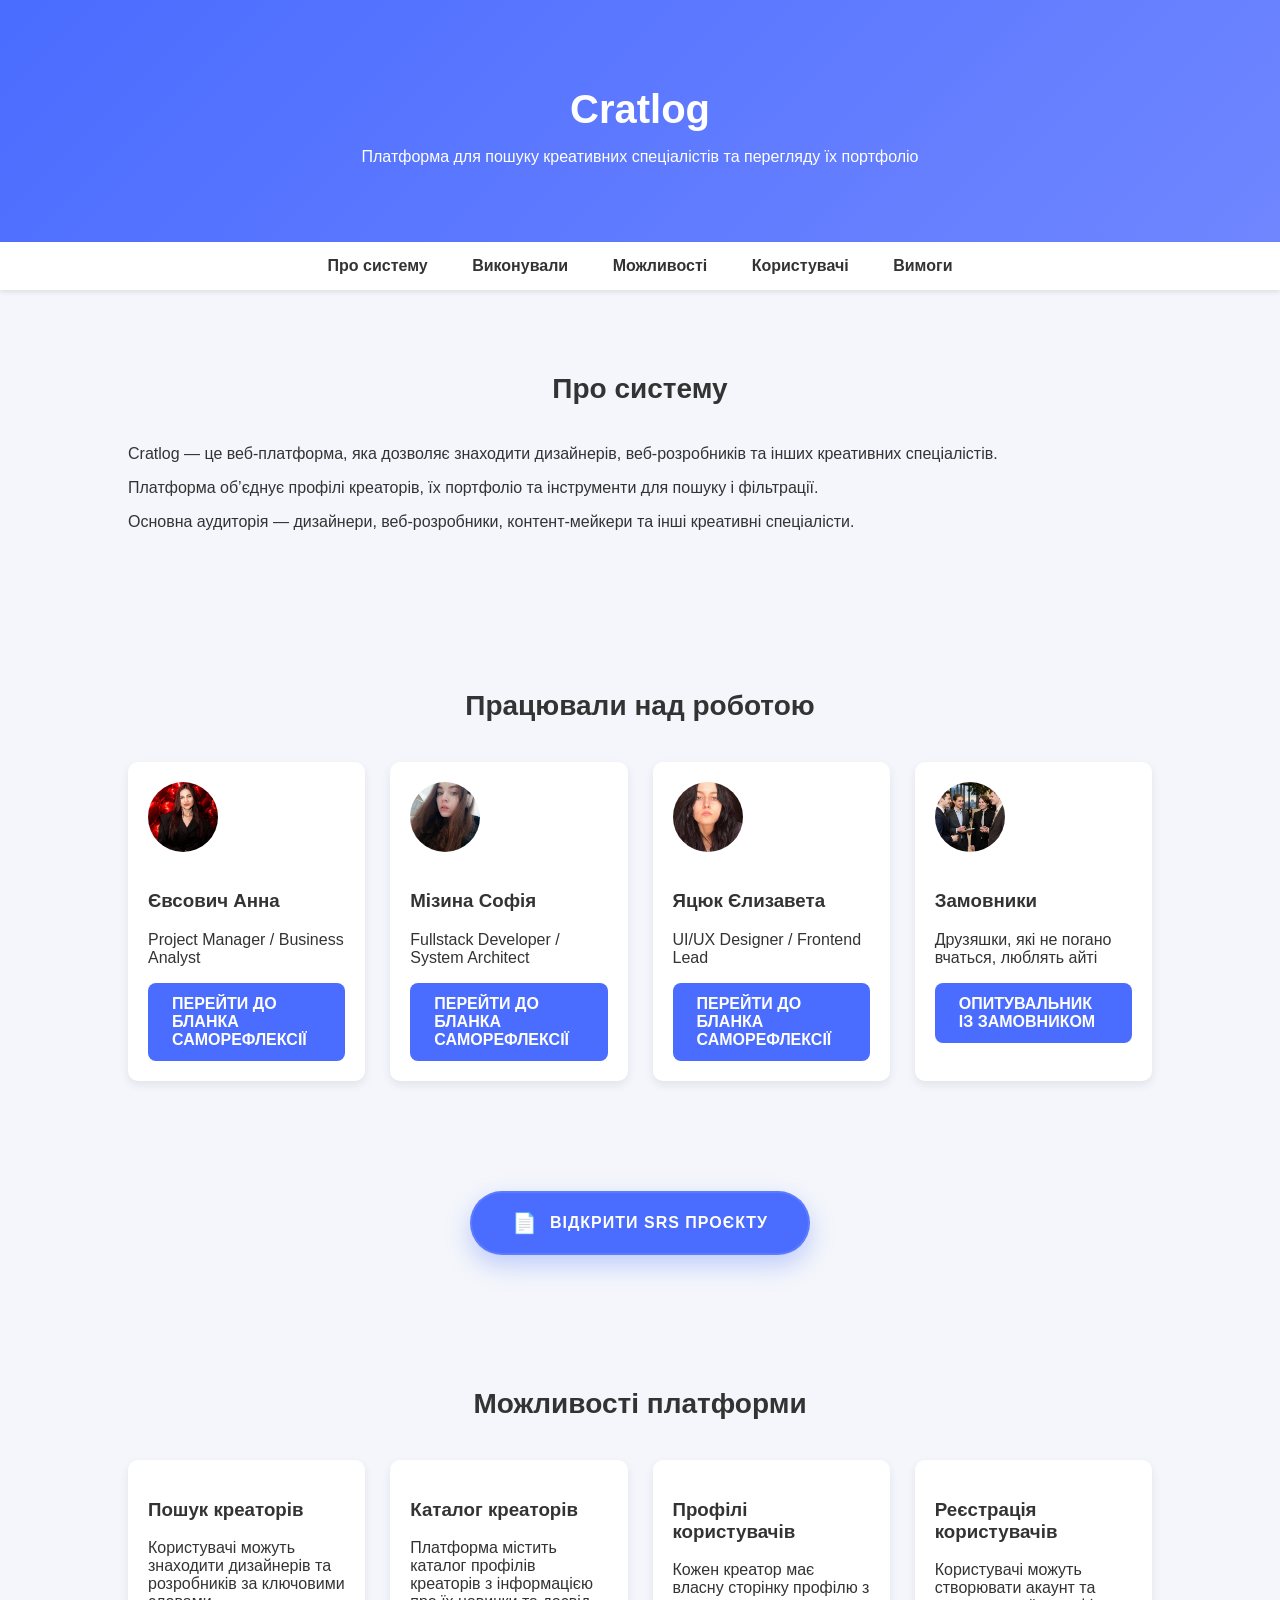
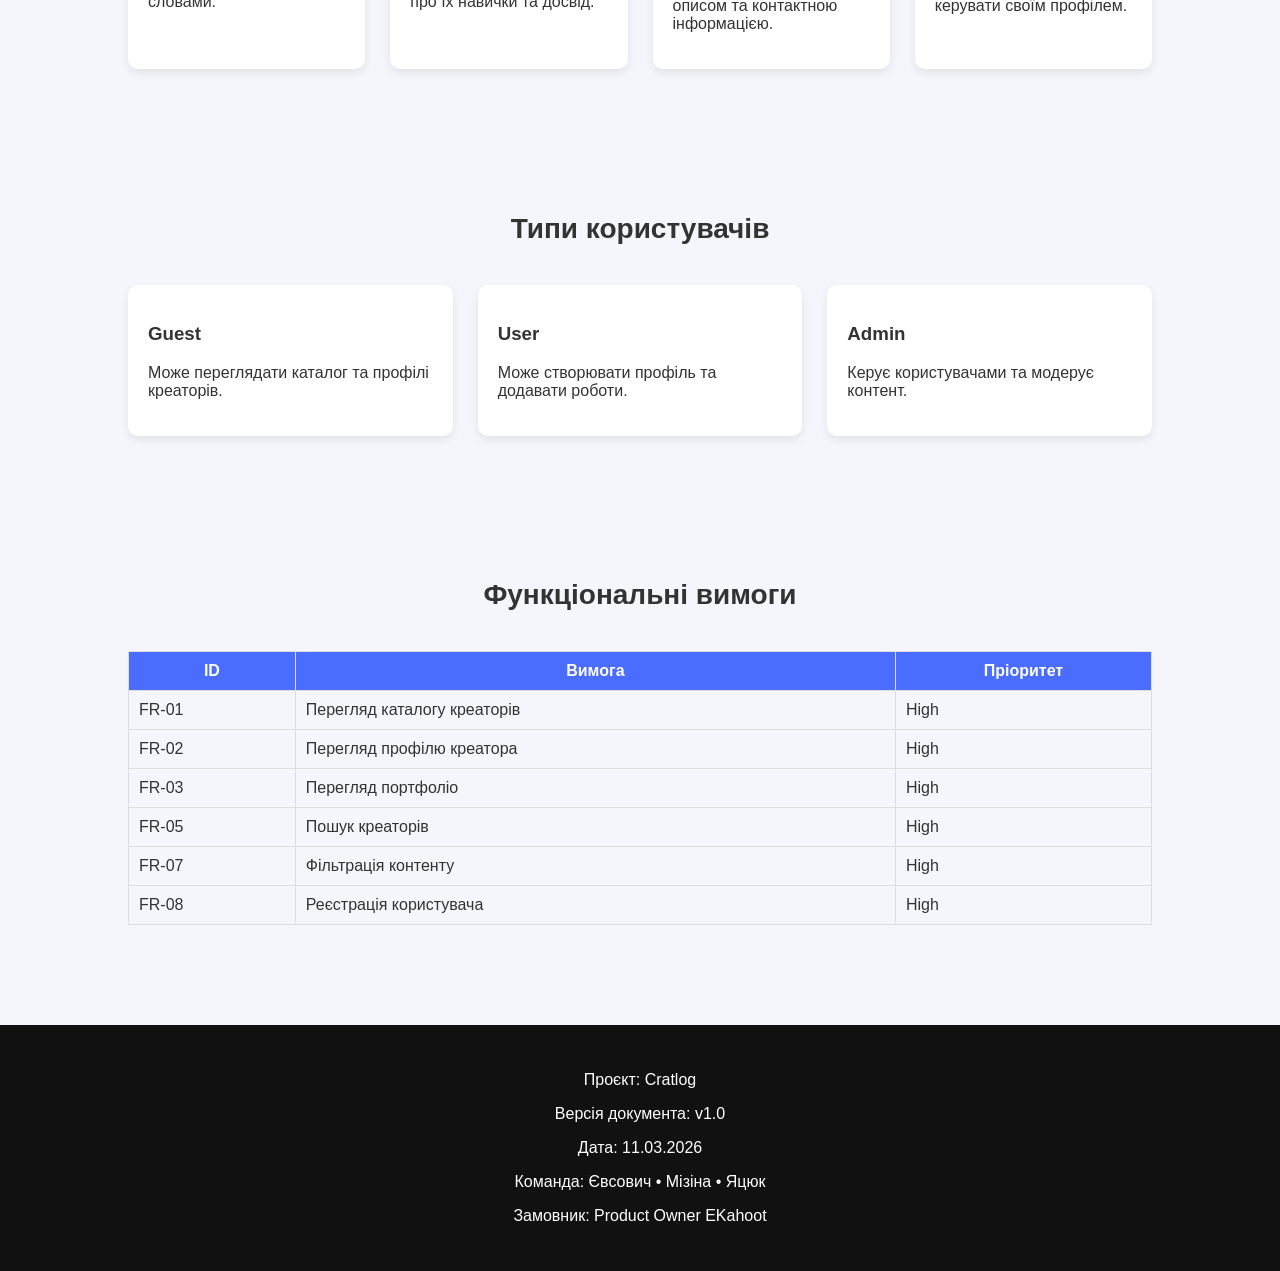
<file: PZ1/index.html>
<!DOCTYPE html>
<html lang="uk">
<head>
<meta charset="UTF-8">
<title>Cratlog Platform</title>
<link rel="stylesheet" href="style.css">
</head>

<body>

<header>
<h1>Cratlog</h1>
<p>Платформа для пошуку креативних спеціалістів та перегляду їх портфоліо</p>
</header>

<nav>
<a href="#about">Про систему</a>
<a href="#creators">Виконували</a>
<a href="#features">Можливості</a>
<a href="#actors">Користувачі</a>
<a href="#requirements">Вимоги</a>
</nav>

<section id="about">

<h2>Про систему</h2>

<p>
Cratlog — це веб-платформа, яка дозволяє знаходити дизайнерів,
веб-розробників та інших креативних спеціалістів.
</p>

<p>
Платформа об’єднує профілі креаторів, їх портфоліо та
інструменти для пошуку і фільтрації.
</p>

<p>
Основна аудиторія — дизайнери, веб-розробники,
контент-мейкери та інші креативні спеціалісти.
</p>

</section>


<section id="creators">

<h2>Працювали над роботою</h2>

<div class="grid">

<div class="card">
<img class="avatar" src="img/1.jpg" alt="Анна">
<h3>Євсович Анна</h3>
<p>Project Manager / Business Analyst</p>
<a href="YevsovychBlank.html" class="btn-reflect">
    ПЕРЕЙТИ ДО БЛАНКА САМОРЕФЛЕКСІЇ
</a>
</div>

<div class="card">
<img class="avatar" src="img/3.jpg" alt="Софія">
<h3>Мізина Софія</h3>
<p>Fullstack Developer / System Architect</p>
<a href="MizinaBlank.html" class="btn-reflect">
    ПЕРЕЙТИ ДО БЛАНКА САМОРЕФЛЕКСІЇ
</a>
</div>

<div class="card">
<img class="avatar" src="img/2.jpg" alt="Єлизавета">
<h3>Яцюк Єлизавета</h3>
<p>UI/UX Designer / Frontend Lead</p>
<a href="YatsiukBlank.html" class="btn-reflect">
    ПЕРЕЙТИ ДО БЛАНКА САМОРЕФЛЕКСІЇ
</a>
</div>

<div class="card">
<img class="avatar" src="img/4.jpg" alt="Замовники">
<h3>Замовники</h3>
<p>Друзяшки, які не погано вчаться, люблять айті</p>
<a href="interview.html" class="btn-reflect">
    ОПИТУВАЛЬНИК ІЗ ЗАМОВНИКОМ
</a>
</div>

</section>


<div class="srs-section">
    <a href="srs.html" class="btn-srs">
        <span class="icon">📄</span> ВІДКРИТИ SRS ПРОЄКТУ
    </a>
</div>


<section id="features">

<h2>Можливості платформи</h2>

<div class="grid">

<div class="card">
<h3>Пошук креаторів</h3>
<p>
Користувачі можуть знаходити дизайнерів та розробників
за ключовими словами.
</p>
</div>

<div class="card">
<h3>Каталог креаторів</h3>
<p>
Платформа містить каталог профілів креаторів
з інформацією про їх навички та досвід.
</p>
</div>

<div class="card">
<h3>Профілі користувачів</h3>
<p>
Кожен креатор має власну сторінку профілю
з описом та контактною інформацією.
</p>
</div>

<div class="card">
<h3>Реєстрація користувачів</h3>
<p>
Користувачі можуть створювати акаунт
та керувати своїм профілем.
</p>
</div>

</div>

</section>

<section id="actors">

<h2>Типи користувачів</h2>

<div class="grid">

<div class="card">
<h3>Guest</h3>
<p>Може переглядати каталог та профілі креаторів.</p>
</div>

<div class="card">
<h3>User</h3>
<p>Може створювати профіль та додавати роботи.</p>
</div>

<div class="card">
<h3>Admin</h3>
<p>Керує користувачами та модерує контент.</p>
</div>

</div>

</section>


<section id="requirements">

<h2>Функціональні вимоги</h2>

<table>

<tr>
<th>ID</th>
<th>Вимога</th>
<th>Пріоритет</th>
</tr>

<tr>
<td>FR-01</td>
<td>Перегляд каталогу креаторів</td>
<td>High</td>
</tr>

<tr>
<td>FR-02</td>
<td>Перегляд профілю креатора</td>
<td>High</td>
</tr>

<tr>
<td>FR-03</td>
<td>Перегляд портфоліо</td>
<td>High</td>
</tr>

<tr>
<td>FR-05</td>
<td>Пошук креаторів</td>
<td>High</td>
</tr>

<tr>
<td>FR-07</td>
<td>Фільтрація контенту</td>
<td>High</td>
</tr>

<tr>
<td>FR-08</td>
<td>Реєстрація користувача</td>
<td>High</td>
</tr>

</table>

</section>


<footer>

<p>Проєкт: Cratlog</p>
<p>Версія документа: v1.0</p>
<p>Дата: 11.03.2026</p>
<p>Команда: Євсович • Мізіна • Яцюк</p>
<p>Замовник: Product Owner EKahoot</p>

</footer>

</body>
</html>
</file>
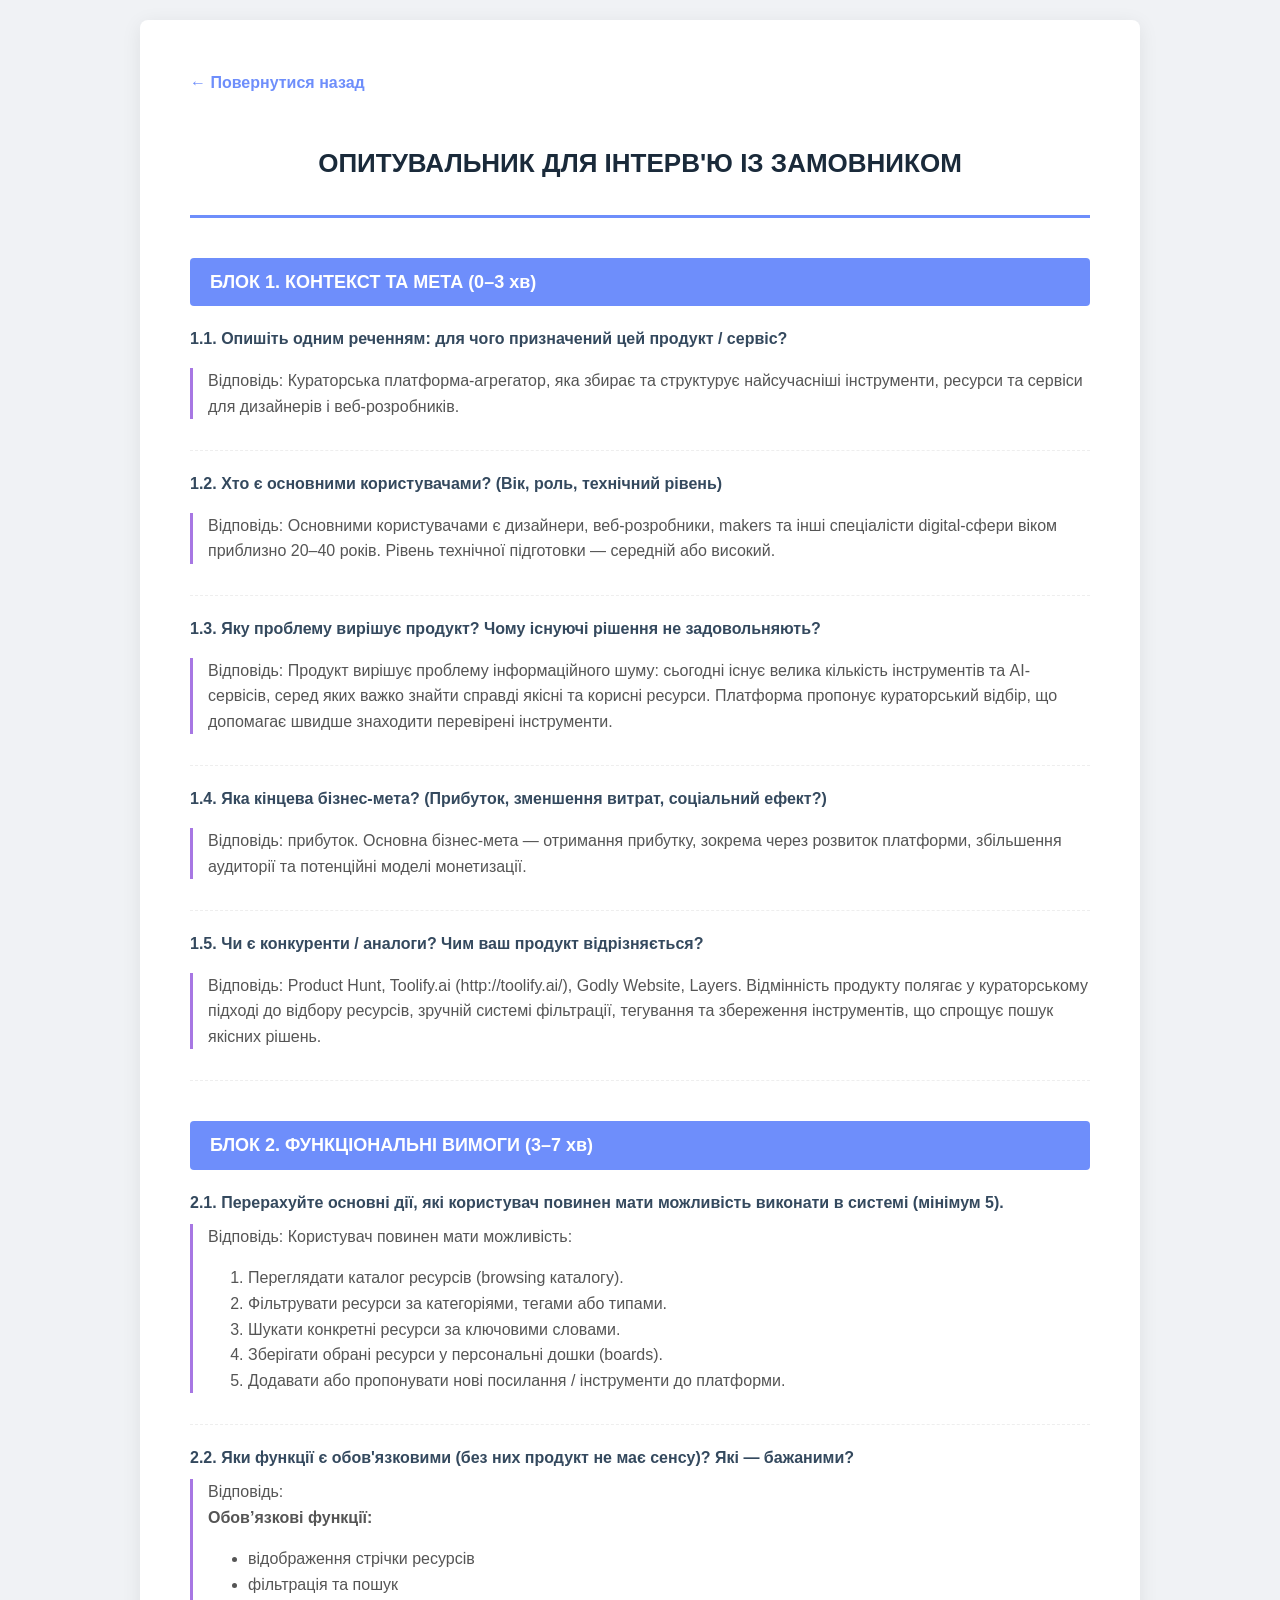
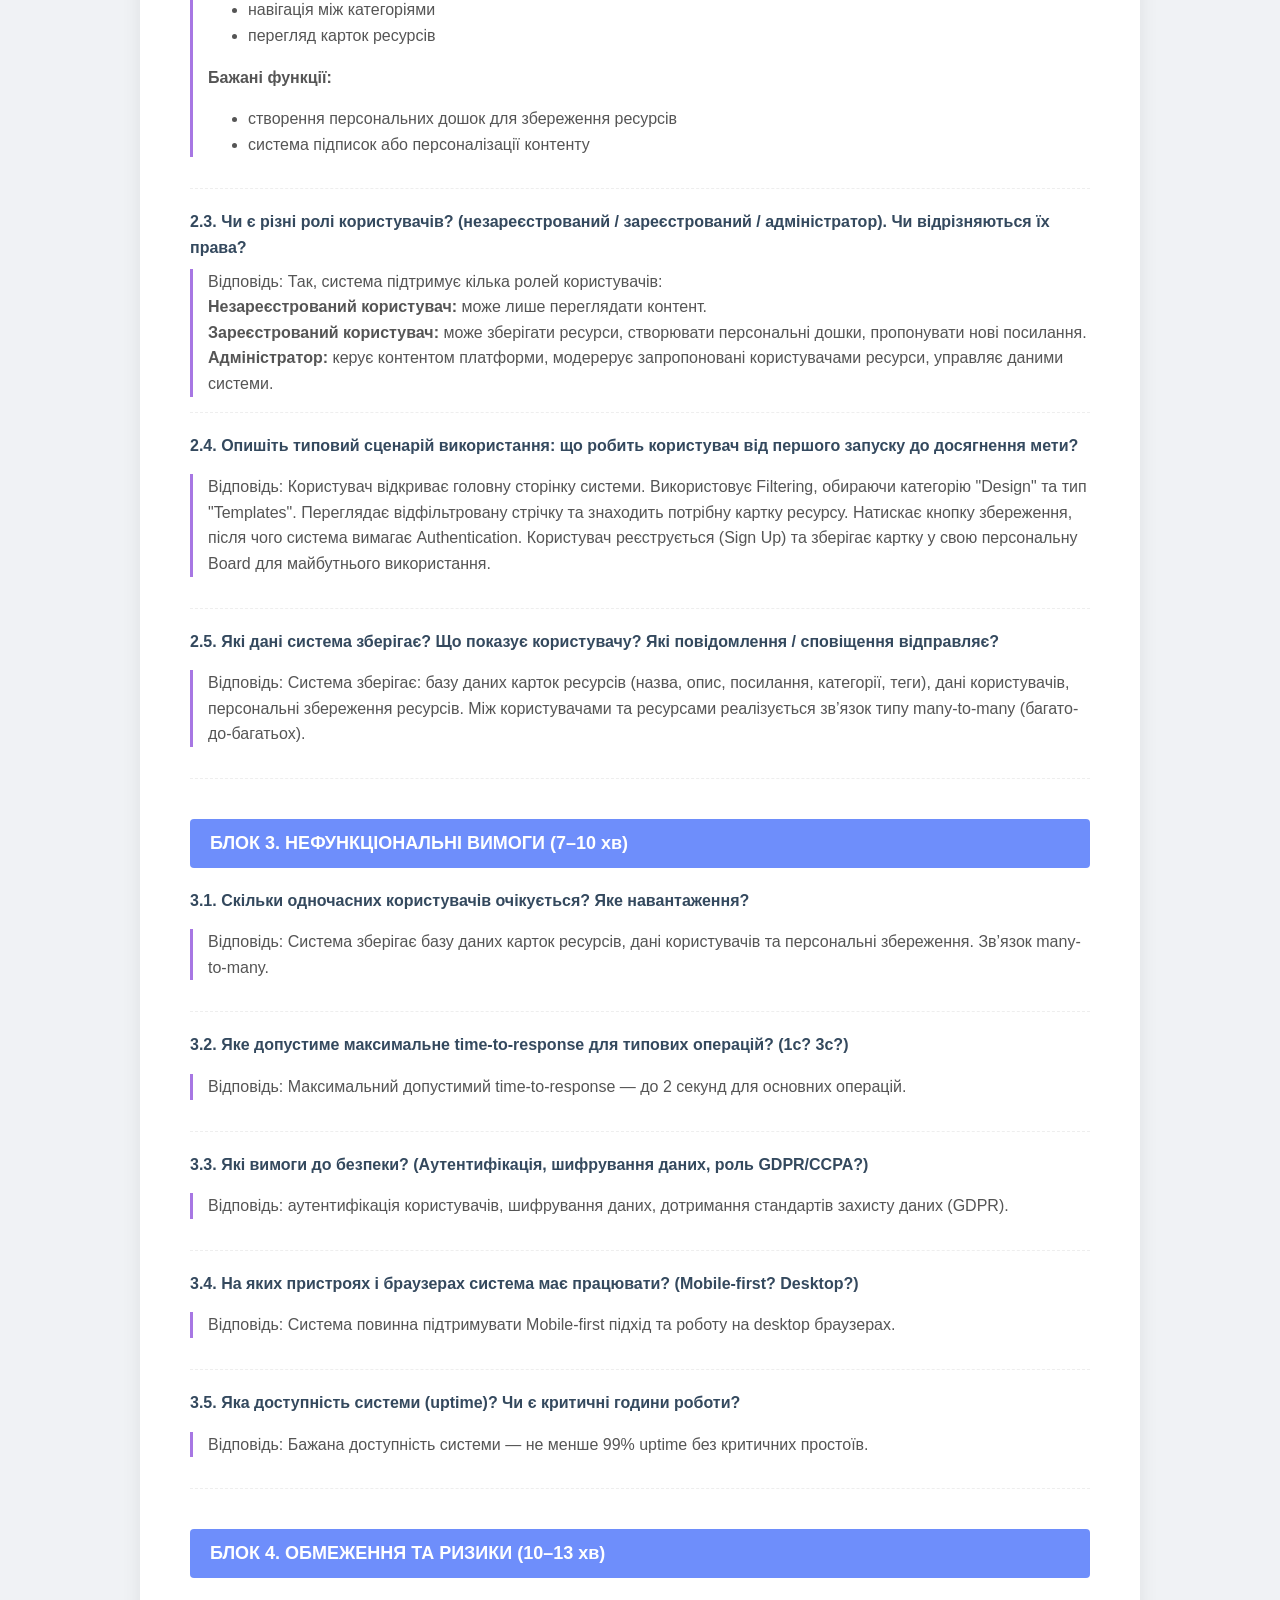
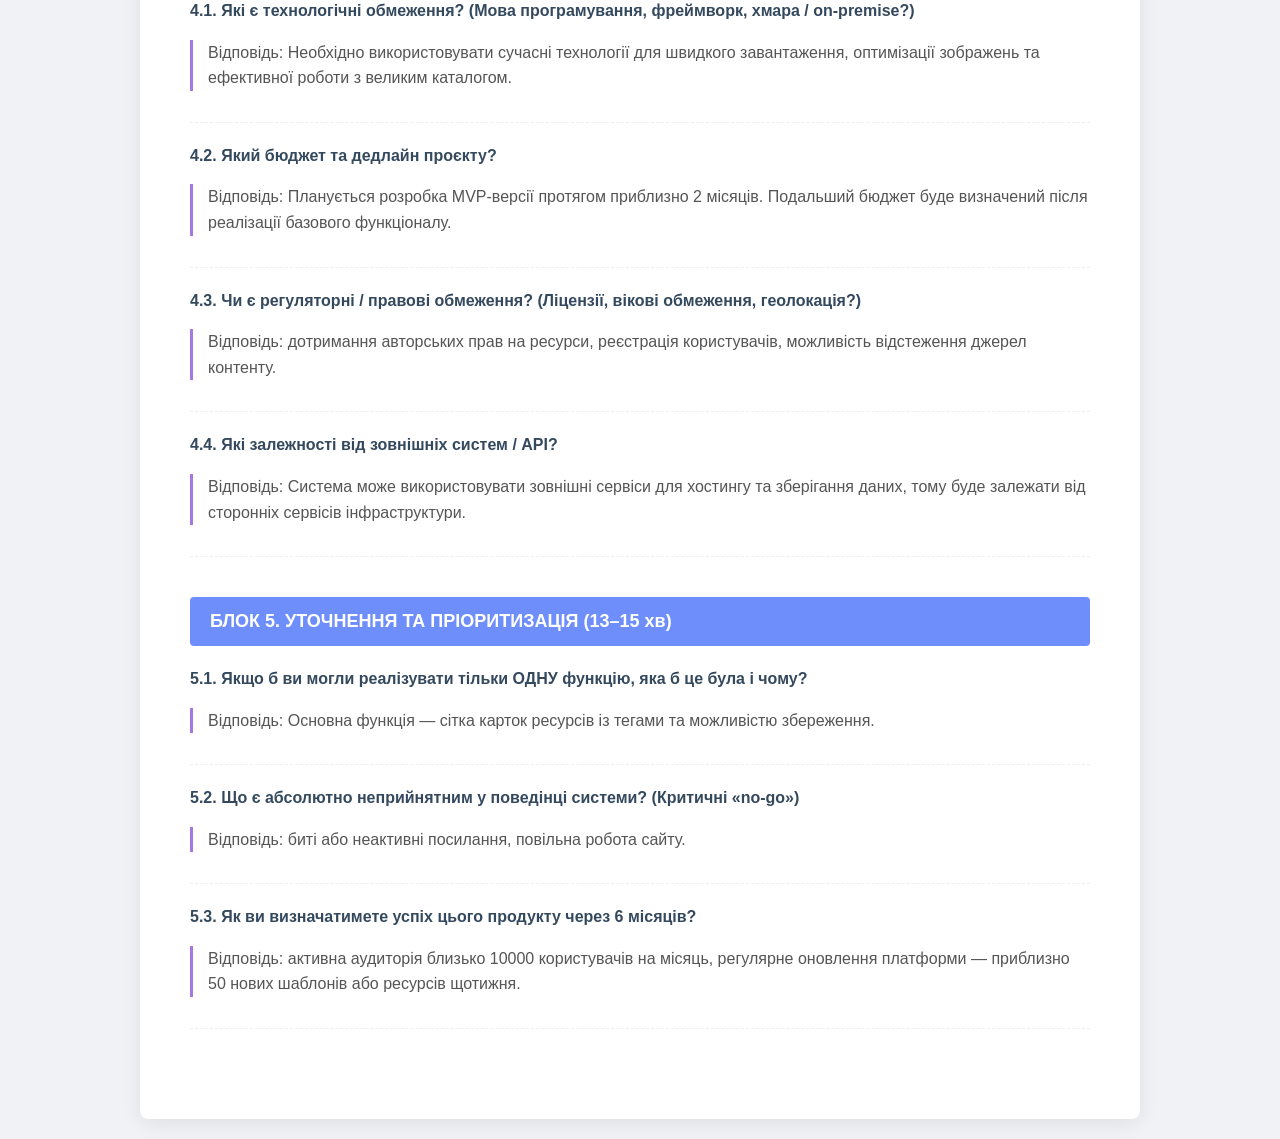
<file: interview.html>
<!DOCTYPE html>
<html lang="uk">
<head>
    <meta charset="UTF-8">
    <title>Опитувальник для інтерв'ю — Cratlog</title>
    <link rel="stylesheet" href="interview.css">
</head>
<body>

<div class="interview-container">
    <a href="index.html" class="back-link">← Повернутися назад</a>

    <header class="header">
        <h1>ОПИТУВАЛЬНИК ДЛЯ ІНТЕРВ'Ю ІЗ ЗАМОВНИКОМ</h1>
    </header>

    <div class="block">
        <h2 class="block-title">БЛОК 1. КОНТЕКСТ ТА МЕТА (0–3 хв)</h2>
        
        <div class="qa-item">
            <p class="question">1.1. Опишіть одним реченням: для чого призначений цей продукт / сервіс?</p>
            <p class="answer">Відповідь: Кураторська платформа-агрегатор, яка збирає та структурує найсучасніші інструменти, ресурси та сервіси для дизайнерів і веб-розробників.</p>
        </div>

        <div class="qa-item">
            <p class="question">1.2. Хто є основними користувачами? (Вік, роль, технічний рівень)</p>
            <p class="answer">Відповідь: Основними користувачами є дизайнери, веб-розробники, makers та інші спеціалісти digital-сфери віком приблизно 20–40 років. Рівень технічної підготовки — середній або високий.</p>
        </div>

        <div class="qa-item">
            <p class="question">1.3. Яку проблему вирішує продукт? Чому існуючі рішення не задовольняють?</p>
            <p class="answer">Відповідь: Продукт вирішує проблему інформаційного шуму: сьогодні існує велика кількість інструментів та AI-сервісів, серед яких важко знайти справді якісні та корисні ресурси. Платформа пропонує кураторський відбір, що допомагає швидше знаходити перевірені інструменти.</p>
        </div>

        <div class="qa-item">
            <p class="question">1.4. Яка кінцева бізнес-мета? (Прибуток, зменшення витрат, соціальний ефект?)</p>
            <p class="answer">Відповідь: прибуток. Основна бізнес-мета — отримання прибутку, зокрема через розвиток платформи, збільшення аудиторії та потенційні моделі монетизації.</p>
        </div>

        <div class="qa-item">
            <p class="question">1.5. Чи є конкуренти / аналоги? Чим ваш продукт відрізняється?</p>
            <p class="answer">Відповідь: Product Hunt, Toolify.ai (http://toolify.ai/), Godly Website, Layers. Відмінність продукту полягає у кураторському підході до відбору ресурсів, зручній системі фільтрації, тегування та збереження інструментів, що спрощує пошук якісних рішень.</p>
        </div>
    </div>

    <div class="block">
        <h2 class="block-title">БЛОК 2. ФУНКЦІОНАЛЬНІ ВИМОГИ (3–7 хв)</h2>

        <div class="qa-item">
            <p class="question">2.1. Перерахуйте основні дії, які користувач повинен мати можливість виконати в системі (мінімум 5).</p>
            <div class="answer">
                Відповідь: Користувач повинен мати можливість:
                <ol>
                    <li>Переглядати каталог ресурсів (browsing каталогу).</li>
                    <li>Фільтрувати ресурси за категоріями, тегами або типами.</li>
                    <li>Шукати конкретні ресурси за ключовими словами.</li>
                    <li>Зберігати обрані ресурси у персональні дошки (boards).</li>
                    <li>Додавати або пропонувати нові посилання / інструменти до платформи.</li>
                </ol>
            </div>
        </div>

        <div class="qa-item">
            <p class="question">2.2. Яки функції є обов'язковими (без них продукт не має сенсу)? Які — бажаними?</p>
            <div class="answer">
                Відповідь: <br>
                <strong>Обов’язкові функції:</strong>
                <ul>
                    <li>відображення стрічки ресурсів</li>
                    <li>фільтрація та пошук</li>
                    <li>навігація між категоріями</li>
                    <li>перегляд карток ресурсів</li>
                </ul>
                <strong>Бажані функції:</strong>
                <ul>
                    <li>створення персональних дошок для збереження ресурсів</li>
                    <li>система підписок або персоналізації контенту</li>
                </ul>
            </div>
        </div>

        <div class="qa-item">
            <p class="question">2.3. Чи є різні ролі користувачів? (незареєстрований / зареєстрований / адміністратор). Чи відрізняються їх права?</p>
            <div class="answer">
                Відповідь: Так, система підтримує кілька ролей користувачів:<br>
                <strong>Незареєстрований користувач:</strong> може лише переглядати контент.<br>
                <strong>Зареєстрований користувач:</strong> може зберігати ресурси, створювати персональні дошки, пропонувати нові посилання.<br>
                <strong>Адміністратор:</strong> керує контентом платформи, модерерує запропоновані користувачами ресурси, управляє даними системи.
            </div>
        </div>

        <div class="qa-item">
            <p class="question">2.4. Опишіть типовий сценарій використання: що робить користувач від першого запуску до досягнення мети?</p>
            <p class="answer">Відповідь: Користувач відкриває головну сторінку системи. Використовує Filtering, обираючи категорію "Design" та тип "Templates". Переглядає відфільтровану стрічку та знаходить потрібну картку ресурсу. Натискає кнопку збереження, після чого система вимагає Authentication. Користувач реєструється (Sign Up) та зберігає картку у свою персональну Board для майбутнього використання.</p>
        </div>

        <div class="qa-item">
            <p class="question">2.5. Які дані система зберігає? Що показує користувачу? Які повідомлення / сповіщення відправляє?</p>
            <p class="answer">Відповідь: Система зберігає: базу даних карток ресурсів (назва, опис, посилання, категорії, теги), дані користувачів, персональні збереження ресурсів. Між користувачами та ресурсами реалізується зв’язок типу many-to-many (багато-до-багатьох).</p>
        </div>
    </div>

    <div class="block">
        <h2 class="block-title">БЛОК 3. НЕФУНКЦІОНАЛЬНІ ВИМОГИ (7–10 хв)</h2>
        
        <div class="qa-item">
            <p class="question">3.1. Скільки одночасних користувачів очікується? Яке навантаження?</p>
            <p class="answer">Відповідь: Система зберігає базу даних карток ресурсів, дані користувачів та персональні збереження. Зв’язок many-to-many.</p>
        </div>

        <div class="qa-item">
            <p class="question">3.2. Яке допустиме максимальне time-to-response для типових операцій? (1с? 3с?)</p>
            <p class="answer">Відповідь: Максимальний допустимий time-to-response — до 2 секунд для основних операцій.</p>
        </div>

        <div class="qa-item">
            <p class="question">3.3. Які вимоги до безпеки? (Аутентифікація, шифрування даних, роль GDPR/CCPA?)</p>
            <p class="answer">Відповідь: аутентифікація користувачів, шифрування даних, дотримання стандартів захисту даних (GDPR).</p>
        </div>

        <div class="qa-item">
            <p class="question">3.4. На яких пристроях і браузерах система має працювати? (Mobile-first? Desktop?)</p>
            <p class="answer">Відповідь: Система повинна підтримувати Mobile-first підхід та роботу на desktop браузерах.</p>
        </div>

        <div class="qa-item">
            <p class="question">3.5. Яка доступність системи (uptime)? Чи є критичні години роботи?</p>
            <p class="answer">Відповідь: Бажана доступність системи — не менше 99% uptime без критичних простоїв.</p>
        </div>
    </div>

    <div class="block">
        <h2 class="block-title">БЛОК 4. ОБМЕЖЕННЯ ТА РИЗИКИ (10–13 хв)</h2>

        <div class="qa-item">
            <p class="question">4.1. Які є технологічні обмеження? (Мова програмування, фреймворк, хмара / on-premise?)</p>
            <p class="answer">Відповідь: Необхідно використовувати сучасні технології для швидкого завантаження, оптимізації зображень та ефективної роботи з великим каталогом.</p>
        </div>

        <div class="qa-item">
            <p class="question">4.2. Який бюджет та дедлайн проєкту?</p>
            <p class="answer">Відповідь: Планується розробка MVP-версії протягом приблизно 2 місяців. Подальший бюджет буде визначений після реалізації базового функціоналу.</p>
        </div>

        <div class="qa-item">
            <p class="question">4.3. Чи є регуляторні / правові обмеження? (Ліцензії, вікові обмеження, геолокація?)</p>
            <p class="answer">Відповідь: дотримання авторських прав на ресурси, реєстрація користувачів, можливість відстеження джерел контенту.</p>
        </div>

        <div class="qa-item">
            <p class="question">4.4. Які залежності від зовнішніх систем / API?</p>
            <p class="answer">Відповідь: Система може використовувати зовнішні сервіси для хостингу та зберігання даних, тому буде залежати від сторонніх сервісів інфраструктури.</p>
        </div>
    </div>

    <div class="block">
        <h2 class="block-title">БЛОК 5. УТОЧНЕННЯ ТА ПРІОРИТИЗАЦІЯ (13–15 хв)</h2>

        <div class="qa-item">
            <p class="question">5.1. Якщо б ви могли реалізувати тільки ОДНУ функцію, яка б це була і чому?</p>
            <p class="answer">Відповідь: Основна функція — сітка карток ресурсів із тегами та можливістю збереження.</p>
        </div>

        <div class="qa-item">
            <p class="question">5.2. Що є абсолютно неприйнятним у поведінці системи? (Критичні «no-go»)</p>
            <p class="answer">Відповідь: биті або неактивні посилання, повільна робота сайту.</p>
        </div>

        <div class="qa-item">
            <p class="question">5.3. Як ви визначатимете успіх цього продукту через 6 місяців?</p>
            <p class="answer">Відповідь: активна аудиторія близько 10000 користувачів на місяць, регулярне оновлення платформи — приблизно 50 нових шаблонів або ресурсів щотижня.</p>
        </div>
    </div>
</div>

</body>
</html>
</file>
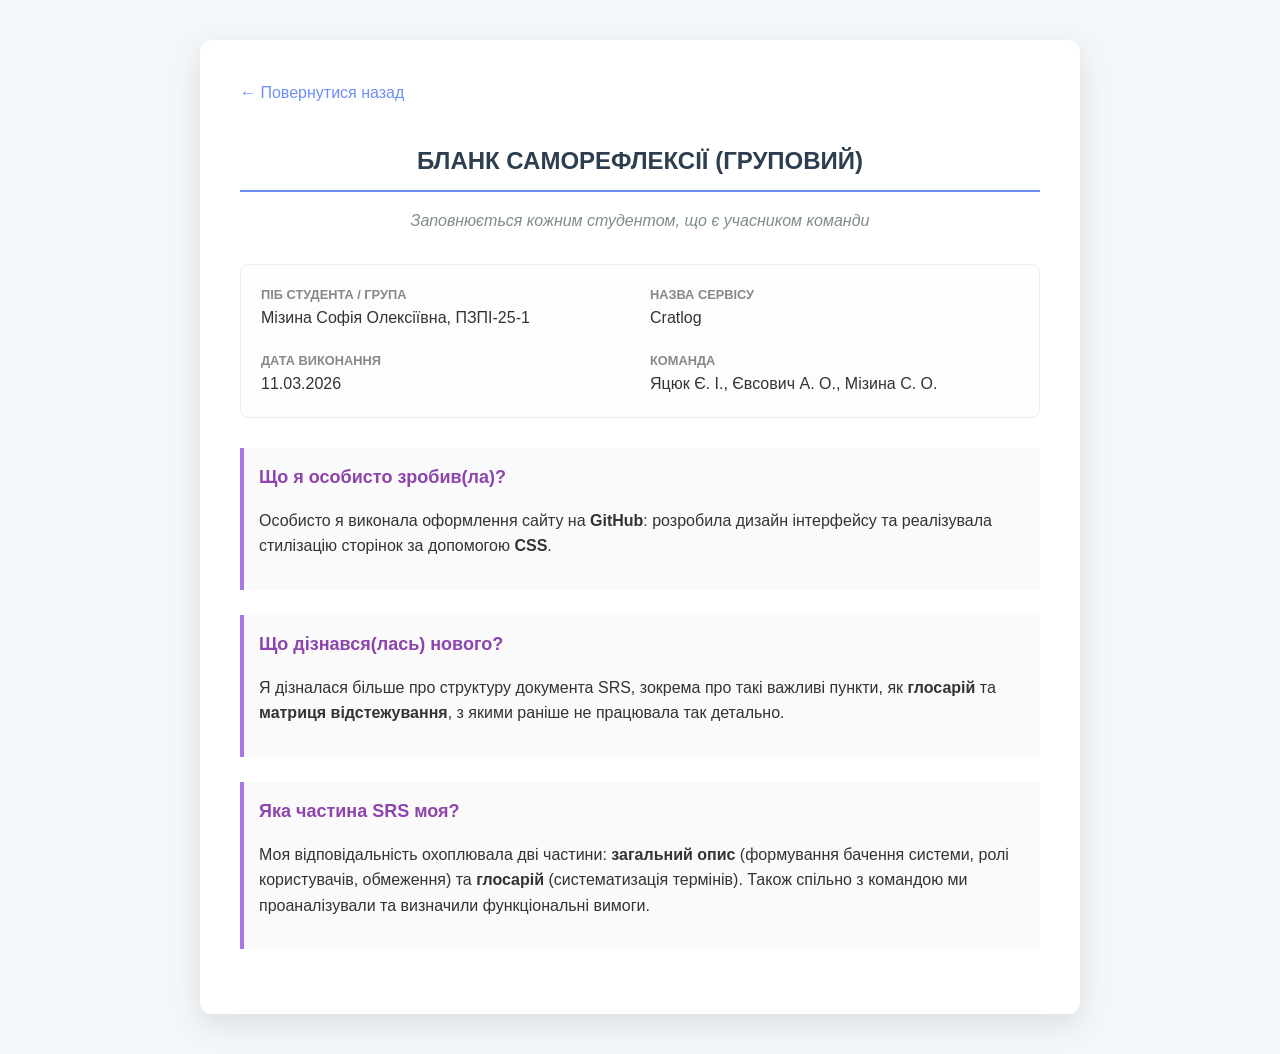
<file: MizinaBlank.html>
<!DOCTYPE html>
<html lang="uk">
<head>
    <meta charset="UTF-8">
    <title>Бланк саморефлексії — Мізина Софія</title>
    <link rel="stylesheet" href="reflection.css">
</head>
<body>

<div class="container">
    <a href="index.html" class="back-link">← Повернутися назад</a>

    <h1>БЛАНК САМОРЕФЛЕКСІЇ (ГРУПОВИЙ)</h1>
    <p class="subtitle">Заповнюється кожним студентом, що є учасником команди</p>

    <div class="info-grid">
        <div class="info-item">
            <b>ПІБ студента / Група</b>
            Мізина Софія Олексіївна, ПЗПІ-25-1
        </div>
        <div class="info-item">
            <b>Назва сервісу</b>
            Cratlog
        </div>
        <div class="info-item">
            <b>Дата виконання</b>
            11.03.2026
        </div>
        <div class="info-item">
            <b>Команда</b>
            Яцюк Є. І., Євсович А. О., Мізина С. О.
        </div>
    </div>

    <div class="section">
        <h2>Що я особисто зробив(ла)?</h2>
        <p>Особисто я виконала оформлення сайту на <strong>GitHub</strong>: розробила дизайн інтерфейсу та реалізувала стилізацію сторінок за допомогою <strong>CSS</strong>.</p>
    </div>

    <div class="section">
        <h2>Що дізнався(лась) нового?</h2>
        <p>Я дізналася більше про структуру документа SRS, зокрема про такі важливі пункти, як <strong>глосарій</strong> та <strong>матриця відстежування</strong>, з якими раніше не працювала так детально.</p>
    </div>

    <div class="section">
        <h2>Яка частина SRS моя?</h2>
        <p>Моя відповідальність охоплювала дві частини: <strong>загальний опис</strong> (формування бачення системи, ролі користувачів, обмеження) та <strong>глосарій</strong> (систематизація термінів). Також спільно з командою ми проаналізували та визначили функціональні вимоги.</p>
    </div>
</div>

</body>
</html>
</file>
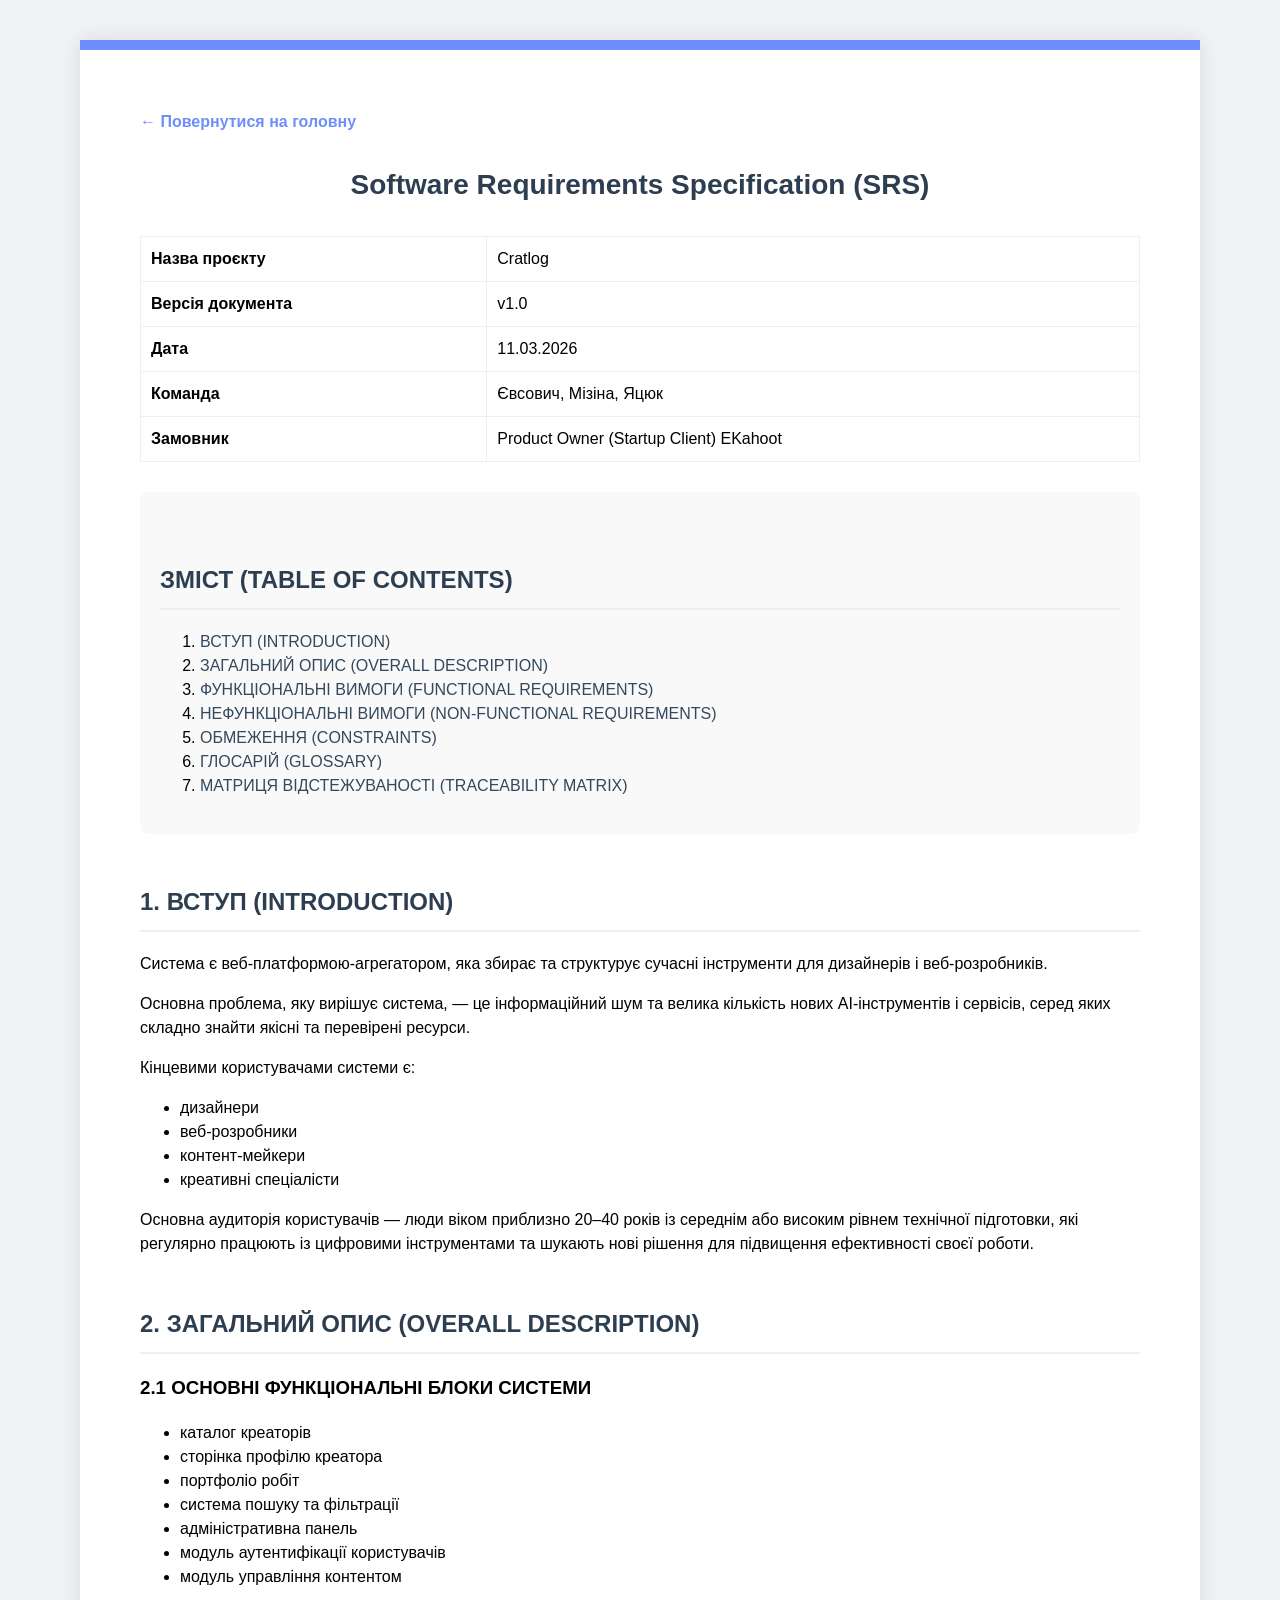
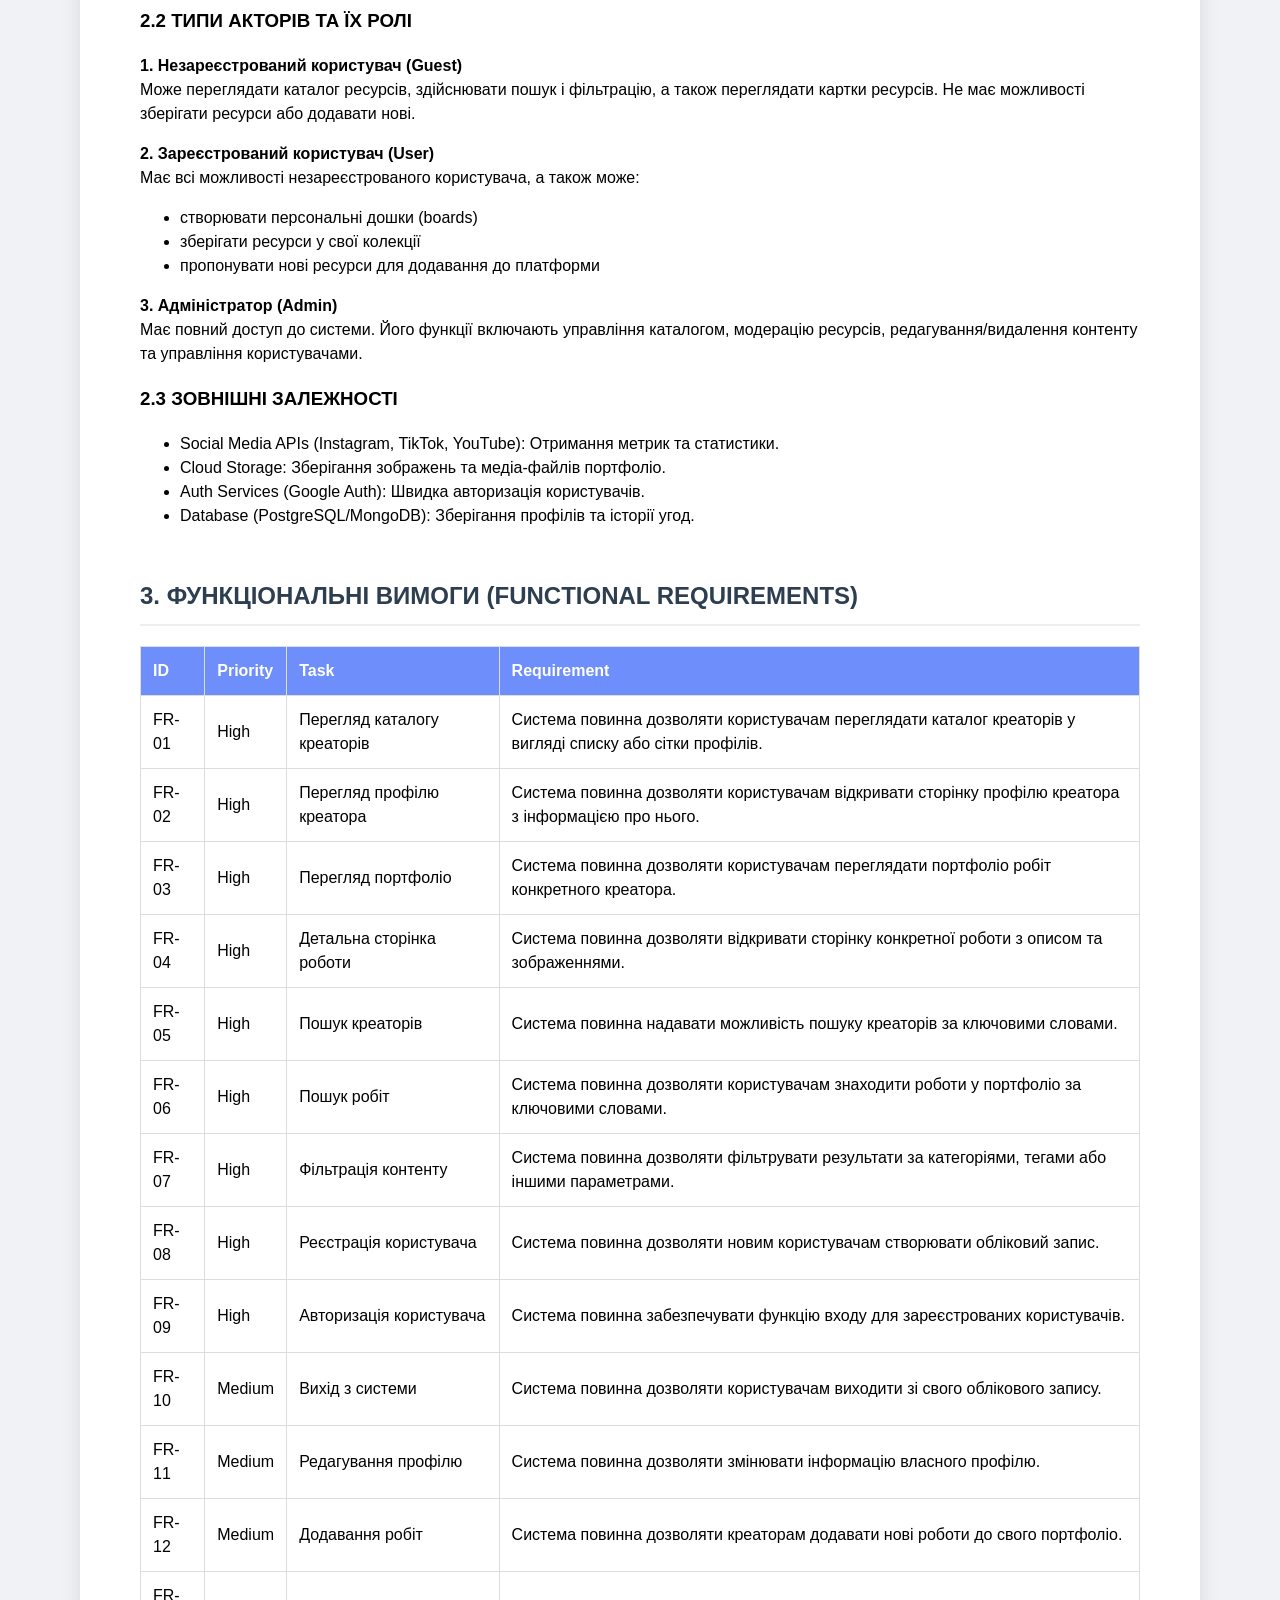
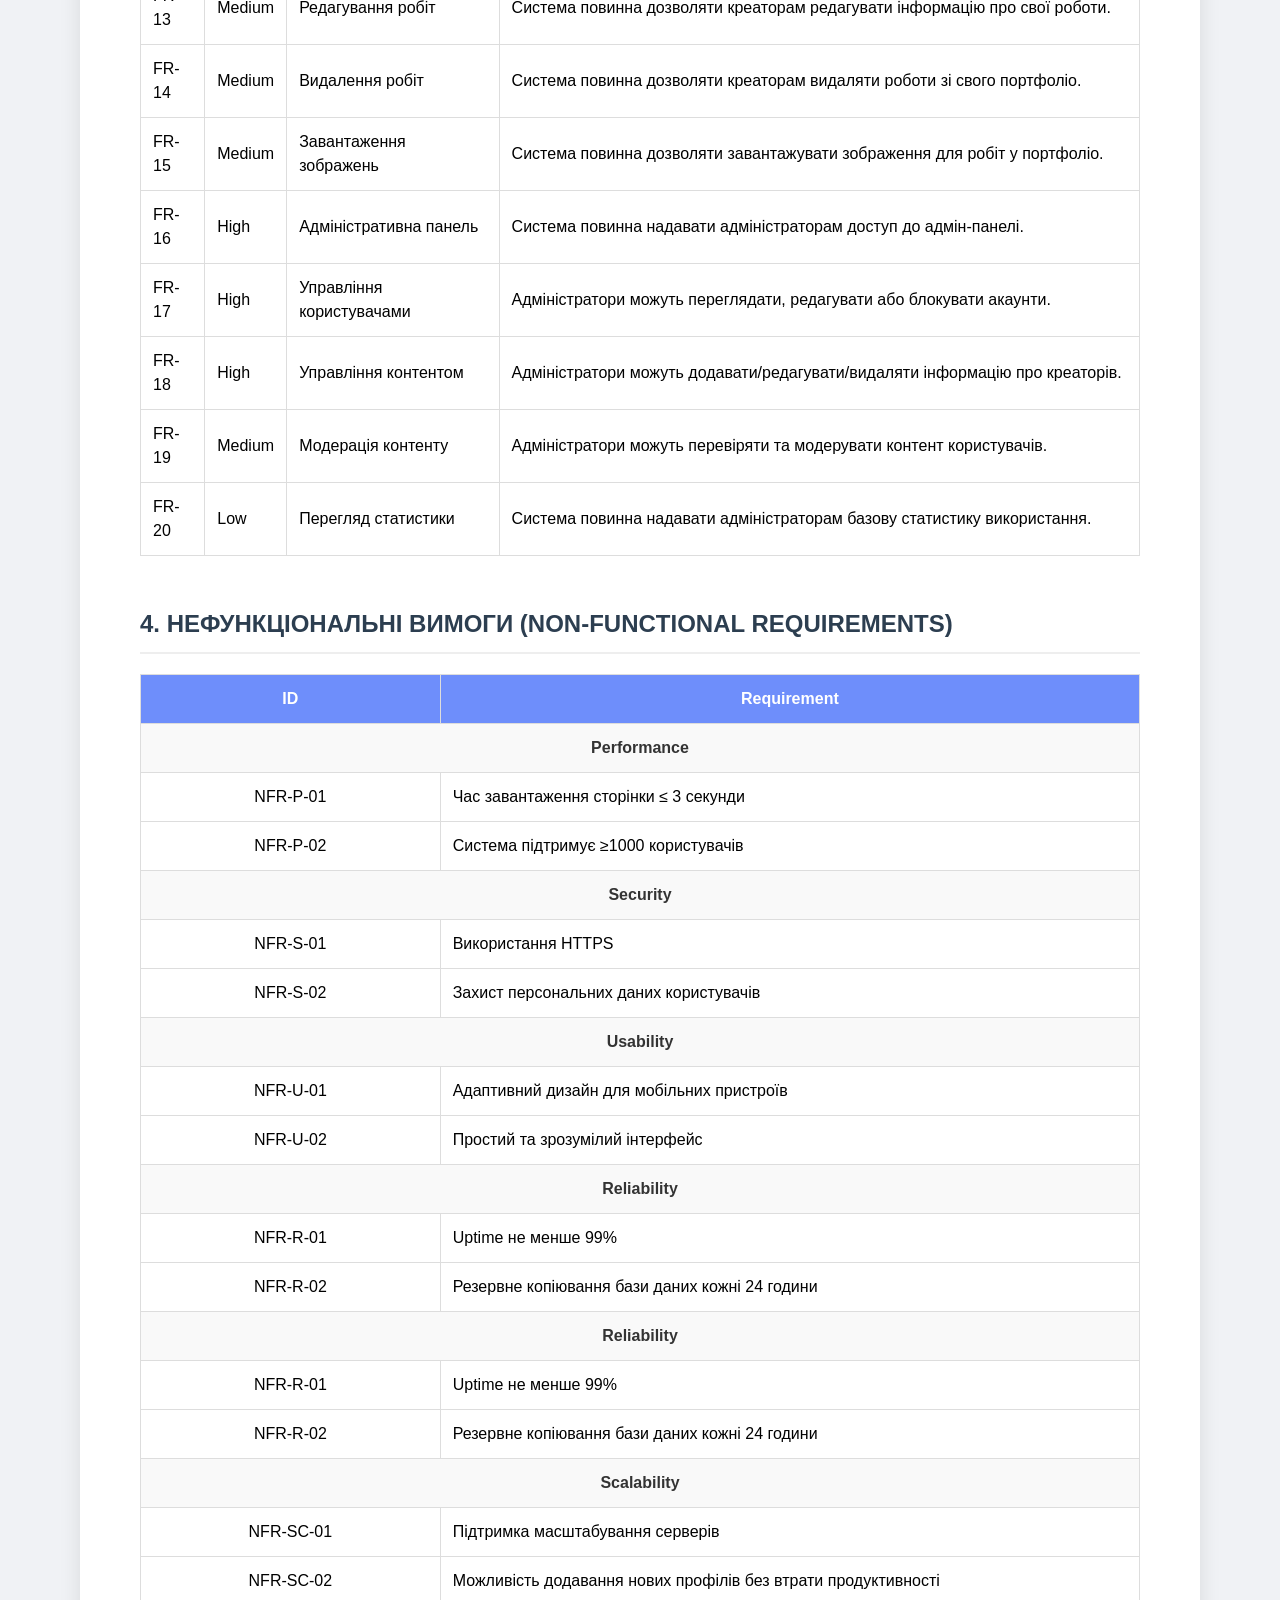
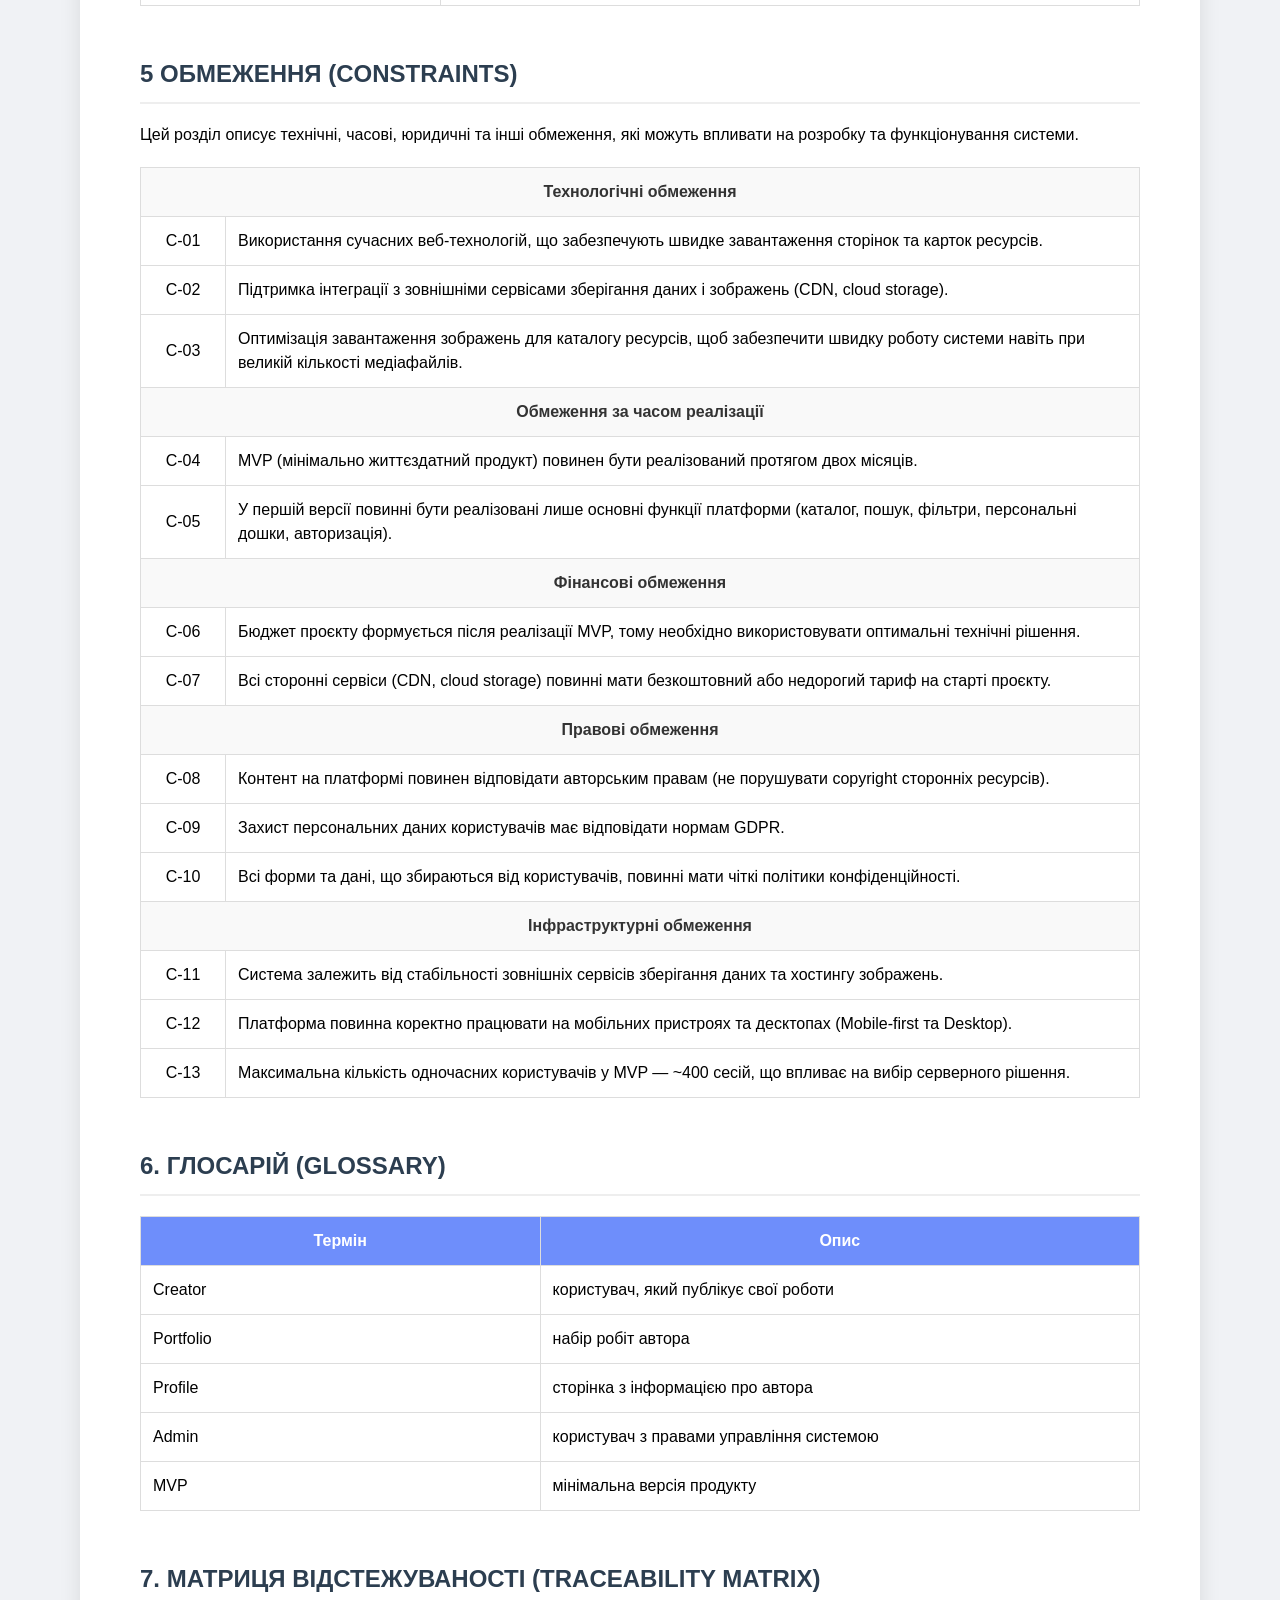
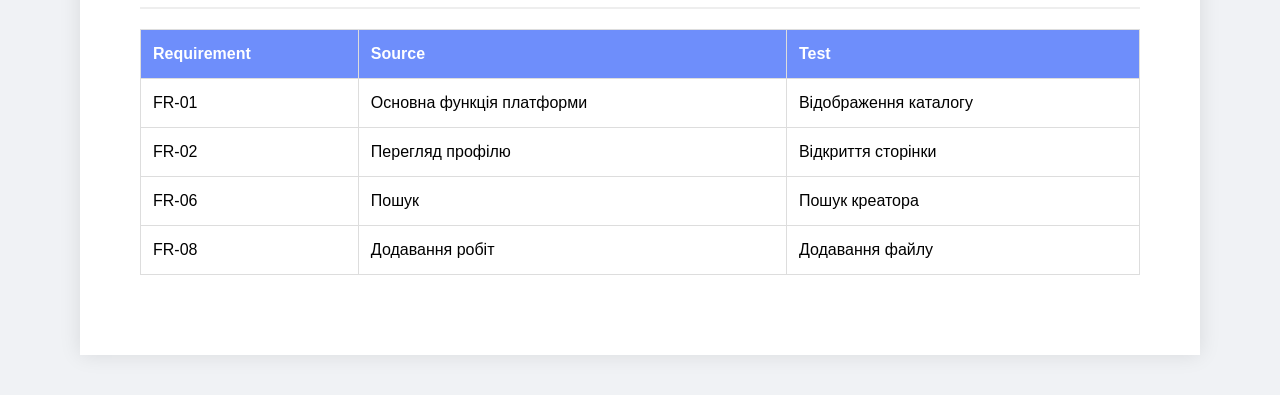
<file: srs.html>
<!DOCTYPE html>
<html lang="uk">
<head>
    <meta charset="UTF-8">
    <title>SRS Document — Cratlog</title>
    <link rel="stylesheet" href="srs.css">
</head>
<body>

<div class="srs-container">
    <a href="index.html" class="back-link">← Повернутися на головну</a>

    <header class="srs-header">
        <h1>Software Requirements Specification (SRS)</h1>
        <table class="meta-table">
            <tr><td><b>Назва проєкту</b></td><td>Cratlog</td></tr>
            <tr><td><b>Версія документа</b></td><td>v1.0</td></tr>
            <tr><td><b>Дата</b></td><td>11.03.2026</td></tr>
            <tr><td><b>Команда</b></td><td>Євсович, Мізіна, Яцюк</td></tr>
            <tr><td><b>Замовник</b></td><td>Product Owner (Startup Client) EKahoot</td></tr>
        </table>
    </header>

    <nav class="toc">
        <h2>ЗМІСТ (TABLE OF CONTENTS)</h2>
        <ol>
            <li><a href="#section1">ВСТУП (INTRODUCTION)</a></li>
            <li><a href="#section2">ЗАГАЛЬНИЙ ОПИС (OVERALL DESCRIPTION)</a></li>
            <li><a href="#section3">ФУНКЦІОНАЛЬНІ ВИМОГИ (FUNCTIONAL REQUIREMENTS)</a></li>
            <li><a href="#section4">НЕФУНКЦІОНАЛЬНІ ВИМОГИ (NON-FUNCTIONAL REQUIREMENTS)</a></li>
            <li><a href="#section5">ОБМЕЖЕННЯ (CONSTRAINTS)</a></li>
            <li><a href="#section6">ГЛОСАРІЙ (GLOSSARY)</a></li>
            <li><a href="#section7">МАТРИЦЯ ВІДСТЕЖУВАНОСТІ (TRACEABILITY MATRIX)</a></li>
        </ol>
    </nav>

    <section id="section1">
        <h2>1. ВСТУП (INTRODUCTION)</h2>
        <p>Система є веб-платформою-агрегатором, яка збирає та структурує сучасні інструменти для дизайнерів і веб-розробників.</p>
        <p>Основна проблема, яку вирішує система, — це інформаційний шум та велика кількість нових AI-інструментів і сервісів, серед яких складно знайти якісні та перевірені ресурси.</p>
        <p>Кінцевими користувачами системи є:</p>
        <ul>
            <li>дизайнери</li>
            <li>веб-розробники</li>
            <li>контент-мейкери</li>
            <li>креативні спеціалісти</li>
        </ul>
        <p>Основна аудиторія користувачів — люди віком приблизно 20–40 років із середнім або високим рівнем технічної підготовки, які регулярно працюють із цифровими інструментами та шукають нові рішення для підвищення ефективності своєї роботи.</p>
    </section>

    <section id="section2">
        <h2>2. ЗАГАЛЬНИЙ ОПИС (OVERALL DESCRIPTION)</h2>
        <h3>2.1 ОСНОВНІ ФУНКЦІОНАЛЬНІ БЛОКИ СИСТЕМИ</h3>
        <ul>
            <li>каталог креаторів</li>
            <li>сторінка профілю креатора</li>
            <li>портфоліо робіт</li>
            <li>система пошуку та фільтрації</li>
            <li>адміністративна панель</li>
            <li>модуль аутентифікації користувачів</li>
            <li>модуль управління контентом</li>
        </ul>

        <h3>2.2 ТИПИ АКТОРІВ ТА ЇХ РОЛІ</h3>
        <p><strong>1. Незареєстрований користувач (Guest)</strong><br>
        Може переглядати каталог ресурсів, здійснювати пошук і фільтрацію, а також переглядати картки ресурсів. Не має можливості зберігати ресурси або додавати нові.</p>
        
        <p><strong>2. Зареєстрований користувач (User)</strong><br>
        Має всі можливості незареєстрованого користувача, а також може:</p>
        <ul>
            <li>створювати персональні дошки (boards)</li>
            <li>зберігати ресурси у свої колекції</li>
            <li>пропонувати нові ресурси для додавання до платформи</li>
        </ul>

        <p><strong>3. Адміністратор (Admin)</strong><br>
        Має повний доступ до системи. Його функції включають управління каталогом, модерацію ресурсів, редагування/видалення контенту та управління користувачами.</p>

        <h3>2.3 ЗОВНІШНІ ЗАЛЕЖНОСТІ</h3>
        <ul>
            <li>Social Media APIs (Instagram, TikTok, YouTube): Отримання метрик та статистики.</li>
            <li>Cloud Storage: Зберігання зображень та медіа-файлів портфоліо.</li>
            <li>Auth Services (Google Auth): Швидка авторизація користувачів.</li>
            <li>Database (PostgreSQL/MongoDB): Зберігання профілів та історії угод.</li>
        </ul>
    </section>

    <section id="section3">
        <h2>3. ФУНКЦІОНАЛЬНІ ВИМОГИ (FUNCTIONAL REQUIREMENTS)</h2>
        <table class="data-table">
            <thead>
                <tr><th>ID</th><th>Priority</th><th>Task</th><th>Requirement</th></tr>
            </thead>
            <tbody>
                <tr><td>FR-01</td><td>High</td><td>Перегляд каталогу креаторів</td><td>Система повинна дозволяти користувачам переглядати каталог креаторів у вигляді списку або сітки профілів.</td></tr>
                <tr><td>FR-02</td><td>High</td><td>Перегляд профілю креатора</td><td>Система повинна дозволяти користувачам відкривати сторінку профілю креатора з інформацією про нього.</td></tr>
                <tr><td>FR-03</td><td>High</td><td>Перегляд портфоліо</td><td>Система повинна дозволяти користувачам переглядати портфоліо робіт конкретного креатора.</td></tr>
                <tr><td>FR-04</td><td>High</td><td>Детальна сторінка роботи</td><td>Система повинна дозволяти відкривати сторінку конкретної роботи з описом та зображеннями.</td></tr>
                <tr><td>FR-05</td><td>High</td><td>Пошук креаторів</td><td>Система повинна надавати можливість пошуку креаторів за ключовими словами.</td></tr>
                <tr><td>FR-06</td><td>High</td><td>Пошук робіт</td><td>Система повинна дозволяти користувачам знаходити роботи у портфоліо за ключовими словами.</td></tr>
                <tr><td>FR-07</td><td>High</td><td>Фільтрація контенту</td><td>Система повинна дозволяти фільтрувати результати за категоріями, тегами або іншими параметрами.</td></tr>
                <tr><td>FR-08</td><td>High</td><td>Реєстрація користувача</td><td>Система повинна дозволяти новим користувачам створювати обліковий запис.</td></tr>
                <tr><td>FR-09</td><td>High</td><td>Авторизація користувача</td><td>Система повинна забезпечувати функцію входу для зареєстрованих користувачів.</td></tr>
                <tr><td>FR-10</td><td>Medium</td><td>Вихід з системи</td><td>Система повинна дозволяти користувачам виходити зі свого облікового запису.</td></tr>
                <tr><td>FR-11</td><td>Medium</td><td>Редагування профілю</td><td>Система повинна дозволяти змінювати інформацію власного профілю.</td></tr>
                <tr><td>FR-12</td><td>Medium</td><td>Додавання робіт</td><td>Система повинна дозволяти креаторам додавати нові роботи до свого портфоліо.</td></tr>
                <tr><td>FR-13</td><td>Medium</td><td>Редагування робіт</td><td>Система повинна дозволяти креаторам редагувати інформацію про свої роботи.</td></tr>
                <tr><td>FR-14</td><td>Medium</td><td>Видалення робіт</td><td>Система повинна дозволяти креаторам видаляти роботи зі свого портфоліо.</td></tr>
                <tr><td>FR-15</td><td>Medium</td><td>Завантаження зображень</td><td>Система повинна дозволяти завантажувати зображення для робіт у портфоліо.</td></tr>
                <tr><td>FR-16</td><td>High</td><td>Адміністративна панель</td><td>Система повинна надавати адміністраторам доступ до адмін-панелі.</td></tr>
                <tr><td>FR-17</td><td>High</td><td>Управління користувачами</td><td>Адміністратори можуть переглядати, редагувати або блокувати акаунти.</td></tr>
                <tr><td>FR-18</td><td>High</td><td>Управління контентом</td><td>Адміністратори можуть додавати/редагувати/видаляти інформацію про креаторів.</td></tr>
                <tr><td>FR-19</td><td>Medium</td><td>Модерація контенту</td><td>Адміністратори можуть перевіряти та модерувати контент користувачів.</td></tr>
                <tr><td>FR-20</td><td>Low</td><td>Перегляд статистики</td><td>Система повинна надавати адміністраторам базову статистику використання.</td></tr>
            </tbody>
        </table>
    </section>

    <section id="section4">
    <h2>4. НЕФУНКЦІОНАЛЬНІ ВИМОГИ (NON-FUNCTIONAL REQUIREMENTS)</h2>
    
    <table class="data-table">
        <thead>
            <tr>
                <th style="width: 30%; text-align: center;">ID</th>
                <th style="text-align: center;">Requirement</th>
            </tr>
        </thead>
        <tbody>
            <tr>
                <th colspan="2" style="text-align: center; background-color: #f9f9f9; color: #333;">Performance</th>
            </tr>
            <tr>
                <td style="text-align: center;">NFR-P-01</td>
                <td>Час завантаження сторінки ≤ 3 секунди</td>
            </tr>
            <tr>
                <td style="text-align: center;">NFR-P-02</td>
                <td>Система підтримує ≥1000 користувачів</td>
            </tr>

            <tr>
                <th colspan="2" style="text-align: center; background-color: #f9f9f9; color: #333;">Security</th>
            </tr>
            <tr>
                <td style="text-align: center;">NFR-S-01</td>
                <td>Використання HTTPS</td>
            </tr>
            <tr>
                <td style="text-align: center;">NFR-S-02</td>
                <td>Захист персональних даних користувачів</td>
            </tr>

            <tr>
                <th colspan="2" style="text-align: center; background-color: #f9f9f9; color: #333;">Usability</th>
            </tr>
            <tr>
                <td style="text-align: center;">NFR-U-01</td>
                <td>Адаптивний дизайн для мобільних пристроїв</td>
            </tr>
            <tr>
                <td style="text-align: center;">NFR-U-02</td>
                <td>Простий та зрозумілий інтерфейс</td>
            </tr>

            <tr>
                <th colspan="2" style="text-align: center; background-color: #f9f9f9; color: #333;">Reliability</th>
            </tr>
            <tr>
                <td style="text-align: center;">NFR-R-01</td>
                <td>Uptime не менше 99%</td>
            </tr>
            <tr>
                <td style="text-align: center;">NFR-R-02</td>
                <td>Резервне копіювання бази даних кожні 24 години</td>
            </tr>

            <tr>
                <th colspan="2" style="text-align: center; background-color: #f9f9f9; color: #333;">Reliability</th>
            </tr>
            <tr>
                <td style="text-align: center;">NFR-R-01</td>
                <td>Uptime не менше 99%</td>
            </tr>
            <tr>
                <td style="text-align: center;">NFR-R-02</td>
                <td>Резервне копіювання бази даних кожні 24 години</td>
            </tr>

            <tr>
                <th colspan="2" style="text-align: center; background-color: #f9f9f9; color: #333;">Scalability</th>
            </tr>
            <tr>
                <td style="text-align: center;">NFR-SC-01</td>
                <td>Підтримка масштабування серверів</td>
            </tr>
            <tr>
                <td style="text-align: center;">NFR-SC-02</td>
                <td>Можливість додавання нових профілів без втрати продуктивності</td>
            </tr>
        </tbody>
    </table>
</section>

    <section id="section5">
    <h2>5 ОБМЕЖЕННЯ (CONSTRAINTS)</h2>
    <p>Цей розділ описує технічні, часові, юридичні та інші обмеження, які можуть впливати на розробку та функціонування системи.</p>
    
    <table class="data-table">
        <tr>
            <th colspan="2" style="text-align: center; background-color: #f9f9f9; color: #333;">Технологічні обмеження</th>
        </tr>
        <tr>
            <td style="width: 60px; text-align: center;">C-01</td>
            <td>Використання сучасних веб-технологій, що забезпечують швидке завантаження сторінок та карток ресурсів.</td>
        </tr>
        <tr>
            <td style="text-align: center;">C-02</td>
            <td>Підтримка інтеграції з зовнішніми сервісами зберігання даних і зображень (CDN, cloud storage).</td>
        </tr>
        <tr>
            <td style="text-align: center;">C-03</td>
            <td>Оптимізація завантаження зображень для каталогу ресурсів, щоб забезпечити швидку роботу системи навіть при великій кількості медіафайлів.</td>
        </tr>

        <tr>
            <th colspan="2" style="text-align: center; background-color: #f9f9f9; color: #333;">Обмеження за часом реалізації</th>
        </tr>
        <tr>
            <td style="text-align: center;">C-04</td>
            <td>MVP (мінімально життєздатний продукт) повинен бути реалізований протягом двох місяців.</td>
        </tr>
        <tr>
            <td style="text-align: center;">C-05</td>
            <td>У першій версії повинні бути реалізовані лише основні функції платформи (каталог, пошук, фільтри, персональні дошки, авторизація).</td>
        </tr>

        <tr>
            <th colspan="2" style="text-align: center; background-color: #f9f9f9; color: #333;">Фінансові обмеження</th>
        </tr>
        <tr>
            <td style="text-align: center;">C-06</td>
            <td>Бюджет проєкту формується після реалізації MVP, тому необхідно використовувати оптимальні технічні рішення.</td>
        </tr>
        <tr>
            <td style="text-align: center;">C-07</td>
            <td>Всі сторонні сервіси (CDN, cloud storage) повинні мати безкоштовний або недорогий тариф на старті проєкту.</td>
        </tr>

        <tr>
            <th colspan="2" style="text-align: center; background-color: #f9f9f9; color: #333;">Правові обмеження</th>
        </tr>
        <tr>
            <td style="text-align: center;">C-08</td>
            <td>Контент на платформі повинен відповідати авторським правам (не порушувати copyright сторонніх ресурсів).</td>
        </tr>
        <tr>
            <td style="text-align: center;">C-09</td>
            <td>Захист персональних даних користувачів має відповідати нормам GDPR.</td>
        </tr>
        <tr>
            <td style="text-align: center;">C-10</td>
            <td>Всі форми та дані, що збираються від користувачів, повинні мати чіткі політики конфіденційності.</td>
        </tr>

        <tr>
            <th colspan="2" style="text-align: center; background-color: #f9f9f9; color: #333;">Інфраструктурні обмеження</th>
        </tr>
        <tr>
            <td style="text-align: center;">C-11</td>
            <td>Система залежить від стабільності зовнішніх сервісів зберігання даних та хостингу зображень.</td>
        </tr>
        <tr>
            <td style="text-align: center;">C-12</td>
            <td>Платформа повинна коректно працювати на мобільних пристроях та десктопах (Mobile-first та Desktop).</td>
        </tr>
        <tr>
            <td style="text-align: center;">C-13</td>
            <td>Максимальна кількість одночасних користувачів у MVP — ~400 сесій, що впливає на вибір серверного рішення.</td>
        </tr>
    </table>
</section>

    <section id="section6">
    <h2>6. ГЛОСАРІЙ (GLOSSARY)</h2>
    
    <table class="data-table glossary-table">
        <thead>
            <tr>
                <th style="width: 40%; background-color: #6e8efb; color: white; text-align: center; border: 1px solid #ddd;">Термін</th>
                <th style="background-color: #6e8efb; color: white; text-align: center; border: 1px solid #ddd;">Опис</th>
            </tr>
        </thead>
        <tbody>
            <tr>
                <td>Creator</td>
                <td>користувач, який публікує свої роботи</td>
            </tr>
            <tr>
                <td>Portfolio</td>
                <td>набір робіт автора</td>
            </tr>
            <tr>
                <td>Profile</td>
                <td>сторінка з інформацією про автора</td>
            </tr>
            <tr>
                <td>Admin</td>
                <td>користувач з правами управління системою</td>
            </tr>
            <tr>
                <td>MVP</td>
                <td>мінімальна версія продукту</td>
            </tr>
        </tbody>
    </table>
</section>

    <section id="section7">
        <h2>7. МАТРИЦЯ ВІДСТЕЖУВАНОСТІ (TRACEABILITY MATRIX)</h2>
        <table class="data-table">
            <thead>
                <tr><th>Requirement</th><th>Source</th><th>Test</th></tr>
            </thead>
            <tbody>
                <tr><td>FR-01</td><td>Основна функція платформи</td><td>Відображення каталогу</td></tr>
                <tr><td>FR-02</td><td>Перегляд профілю</td><td>Відкриття сторінки</td></tr>
                <tr><td>FR-06</td><td>Пошук</td><td>Пошук креатора</td></tr>
                <tr><td>FR-08</td><td>Додавання робіт</td><td>Додавання файлу</td></tr>
            </tbody>
        </table>
    </section>
</div>

</body>
</html>
</file>
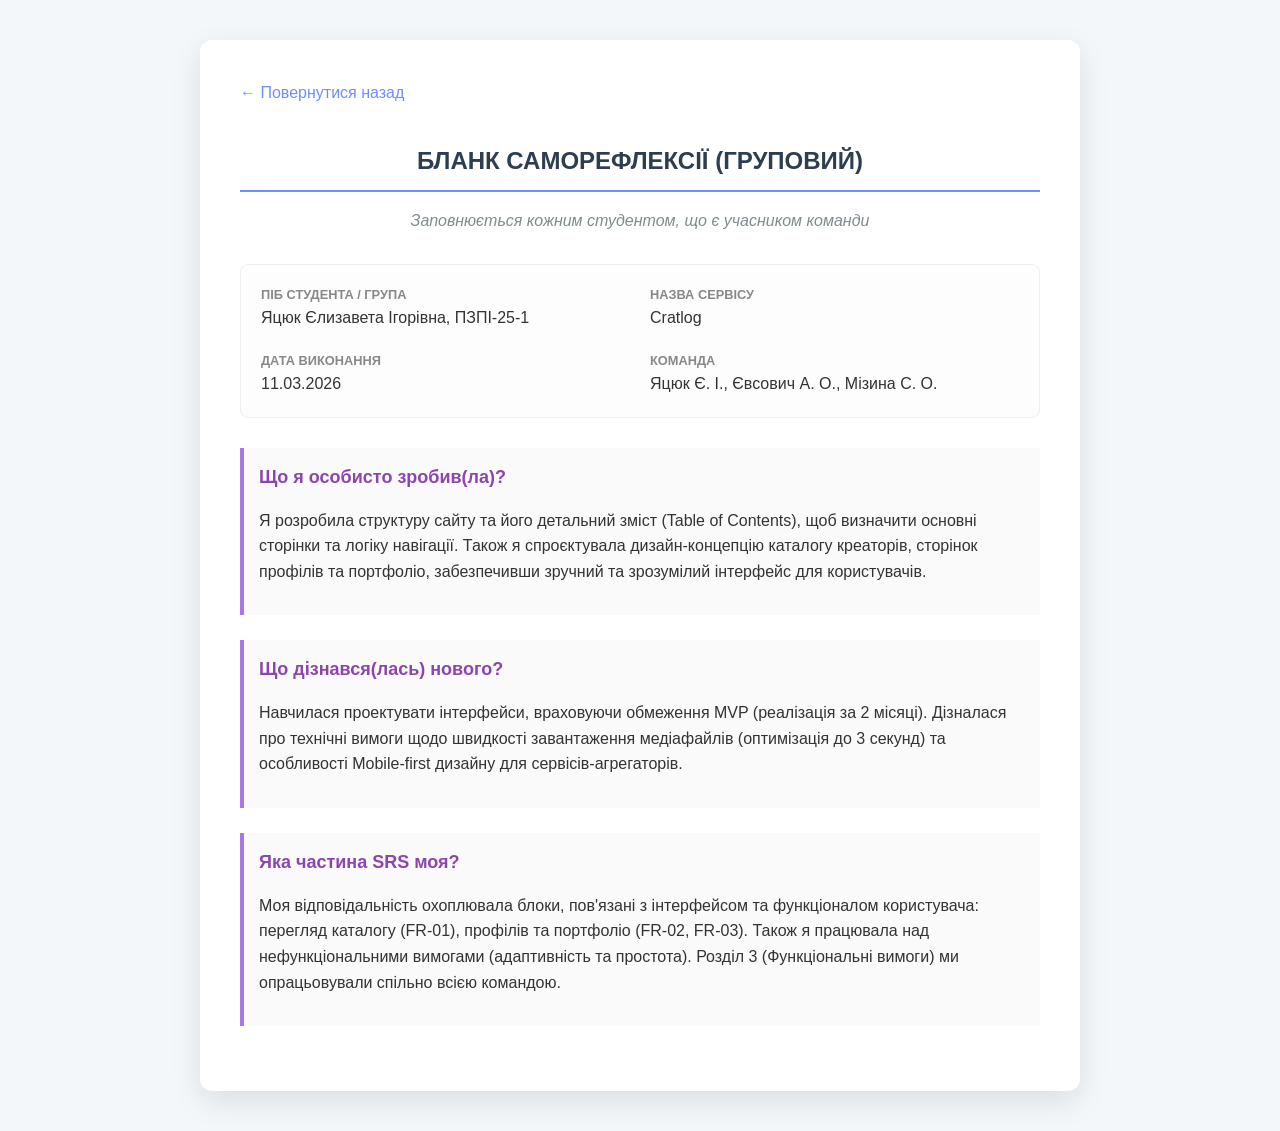
<file: YatsiukBlank.html>
<!DOCTYPE html>
<html lang="uk">
<head>
    <meta charset="UTF-8">
    <title>Бланк саморефлексії — Яцюк Єлизавета</title>
    <link rel="stylesheet" href="reflection.css">
</head>
<body>

<div class="container">
    <a href="index.html" class="back-link">← Повернутися назад</a>

    <h1>БЛАНК САМОРЕФЛЕКСІЇ (ГРУПОВИЙ)</h1>
    <p class="subtitle">Заповнюється кожним студентом, що є учасником команди</p>

    <div class="info-grid">
        <div class="info-item">
            <b>ПІБ студента / Група</b>
            Яцюк Єлизавета Ігорівна, ПЗПІ-25-1
        </div>
        <div class="info-item">
            <b>Назва сервісу</b>
            Cratlog
        </div>
        <div class="info-item">
            <b>Дата виконання</b>
            11.03.2026
        </div>
        <div class="info-item">
            <b>Команда</b>
            Яцюк Є. І., Євсович А. О., Мізина С. О.
        </div>
    </div>

    <div class="section">
        <h2>Що я особисто зробив(ла)?</h2>
        <p>Я розробила структуру сайту та його детальний зміст (Table of Contents), щоб визначити основні сторінки та логіку навігації. Також я спроєктувала дизайн-концепцію каталогу креаторів, сторінок профілів та портфоліо, забезпечивши зручний та зрозумілий інтерфейс для користувачів.</p>
    </div>

    <div class="section">
        <h2>Що дізнався(лась) нового?</h2>
        <p>Навчилася проектувати інтерфейси, враховуючи обмеження MVP (реалізація за 2 місяці). Дізналася про технічні вимоги щодо швидкості завантаження медіафайлів (оптимізація до 3 секунд) та особливості Mobile-first дизайну для сервісів-агрегаторів.</p>
    </div>

    <div class="section">
        <h2>Яка частина SRS моя?</h2>
        <p>Моя відповідальність охоплювала блоки, пов'язані з інтерфейсом та функціоналом користувача: перегляд каталогу (FR-01), профілів та портфоліо (FR-02, FR-03). Також я працювала над нефункціональними вимогами (адаптивність та простота). Розділ 3 (Функціональні вимоги) ми опрацьовували спільно всією командою.</p>
    </div>
</div>

</body>
</html>
</file>
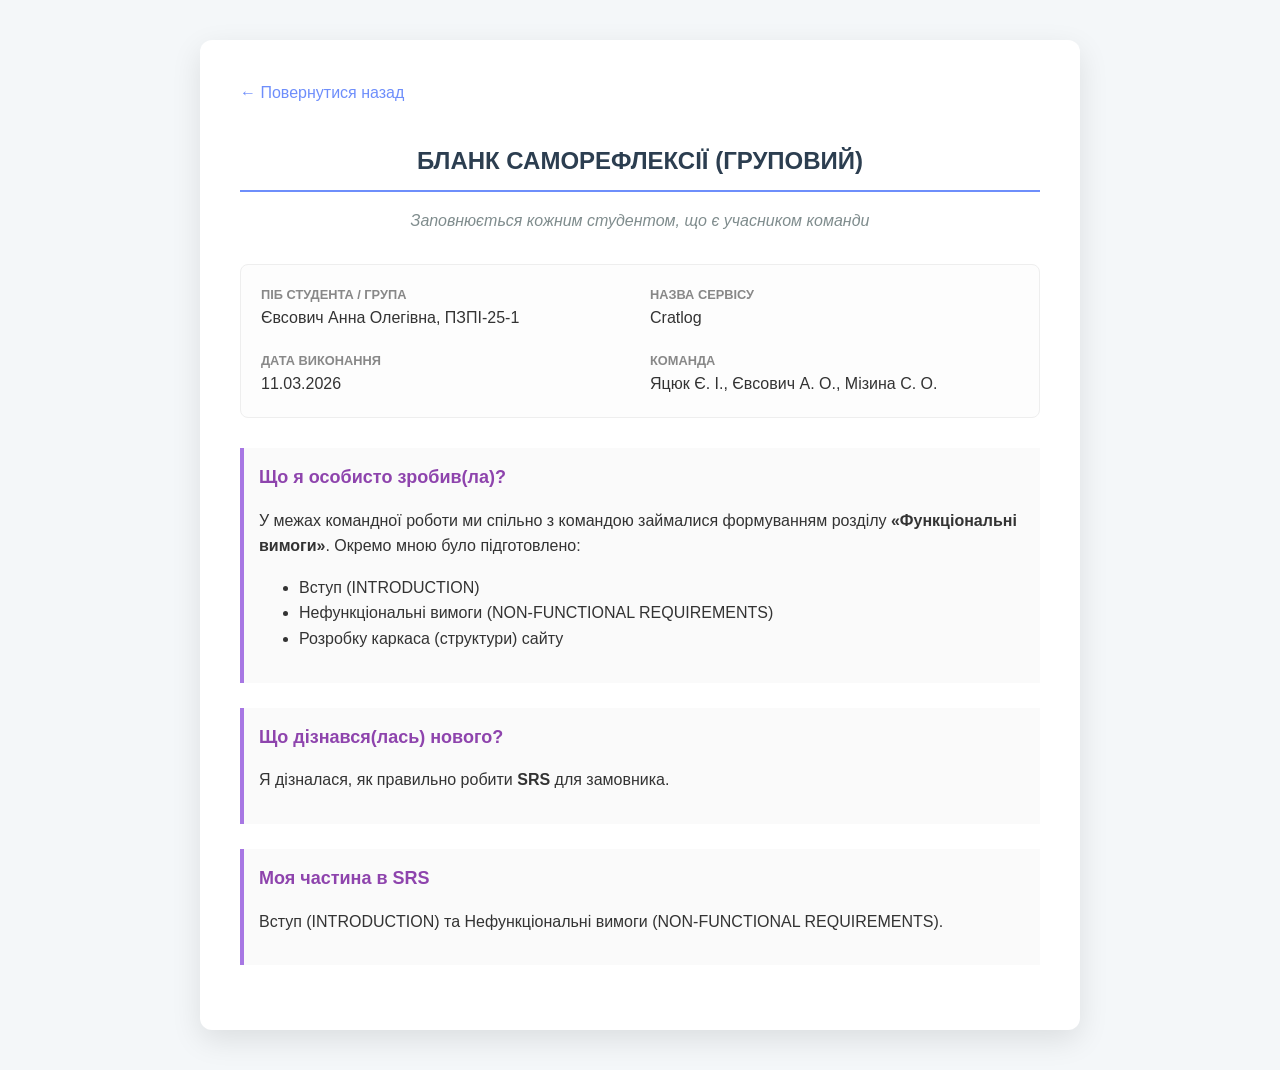
<file: YevsovychBlank.html>
<!DOCTYPE html>
<html lang="uk">
<head>
    <meta charset="UTF-8">
    <title>Бланк саморефлексії — Євсович Анна</title>
    <link rel="stylesheet" href="reflection.css">
</head>
<body>

<div class="container">
    <a href="index.html" class="back-link">← Повернутися назад</a>

    <h1>БЛАНК САМОРЕФЛЕКСІЇ (ГРУПОВИЙ)</h1>
    <p class="subtitle">Заповнюється кожним студентом, що є учасником команди</p>

    <div class="info-grid">
        <div class="info-item">
            <b>ПІБ студента / Група</b>
            Євсович Анна Олегівна, ПЗПІ-25-1
        </div>
        <div class="info-item">
            <b>Назва сервісу</b>
            Cratlog
        </div>
        <div class="info-item">
            <b>Дата виконання</b>
            11.03.2026
        </div>
        <div class="info-item">
            <b>Команда</b>
            Яцюк Є. І., Євсович А. О., Мізина С. О.
        </div>
    </div>

    <div class="section">
        <h2>Що я особисто зробив(ла)?</h2>
        <p>У межах командної роботи ми спільно з командою займалися формуванням розділу <strong>«Функціональні вимоги»</strong>. Окремо мною було підготовлено:</p>
        <ul>
            <li>Вступ (INTRODUCTION)</li>
            <li>Нефункціональні вимоги (NON-FUNCTIONAL REQUIREMENTS)</li>
            <li>Розробку каркаса (структури) сайту</li>
        </ul>
    </div>

    <div class="section">
        <h2>Що дізнався(лась) нового?</h2>
        <p>Я дізналася, як правильно робити <strong>SRS</strong> для замовника.</p>
    </div>

    <div class="section">
        <h2>Моя частина в SRS</h2>
        <p>Вступ (INTRODUCTION) та Нефункціональні вимоги (NON-FUNCTIONAL REQUIREMENTS).</p>
    </div>
</div>

</body>
</html>
</file>
<file: PZ1/style.css>
body{
font-family: Arial, sans-serif;
margin:0;
background:#f4f6fb;
color:#333;
}

/* HEADER */

header{
background:linear-gradient(135deg,#4a6cff,#6f86ff);
color:white;
text-align:center;
padding:60px 20px;
}

header h1{
font-size:40px;
margin-bottom:10px;
}

/* NAVIGATION */

nav{
background:white;
box-shadow:0 2px 5px rgba(0,0,0,0.1);
padding:15px;
text-align:center;
}

nav a{
margin:0 20px;
text-decoration:none;
color:#333;
font-weight:bold;
}

/* SECTIONS */

section{
padding:60px 10%;
}

h2{
text-align:center;
margin-bottom:40px;
font-size:28px;
}

/* GRID */

.grid{
display:grid;
grid-template-columns:repeat(auto-fit,minmax(220px,1fr));
gap:25px;
}

/* CARD */

.card{
background:white;
padding:20px;
border-radius:10px;
box-shadow:0 4px 10px rgba(0,0,0,0.08);
transition:0.3s;
}

.card:hover{
transform:translateY(-5px);
}

.avatar{
width:70px;
height:70px;
border-radius:50%;
object-fit:cover;
margin-bottom:15px;
}


/* PORTFOLIO */

.work{
height:160px;
background:#ddd;
border-radius:8px;
}

/* TABLE */

table{
width:100%;
border-collapse:collapse;
margin-top:20px;
}

th, td{
border:1px solid #ddd;
padding:10px;
}

th{
background:#4a6cff;
color:white;
}

/* FOOTER */

footer{
background:#111;
color:white;
text-align:center;
padding:30px;
margin-top:40px;
}

.btn-reflect {
    display: inline-block;
    padding: 12px 24px;
    background-color: #4a6cff; /* Зеленый цвет */
    color: white;
    text-decoration: none; /* Убираем подчеркивание */
    border-radius: 8px; /* Закругленные углы */
    font-weight: bold;
    transition: background-color 0.3s; /* Плавный переход цвета */
}

.btn-reflect:hover {
    background-color: #9ba8df; /* Цвет при наведении */
}

/* Секция для кнопки SRS */
.srs-section {
    text-align: center;
    margin: 50px 0;
}

/* Кнопка SRS */
.btn-srs {
    display: inline-flex;
    align-items: center;
    padding: 18px 40px;
    background-color: #4a6cff;
    color: white;
    text-decoration: none;
    border-radius: 50px;
    font-weight: 800;
    font-size: 16px;
    letter-spacing: 1px;
    text-transform: uppercase;
    box-shadow: 0 10px 25px rgba(110, 142, 251, 0.4);
    transition: all 0.3s ease;
    border: 2px solid rgba(255, 255, 255, 0.1);
}

.btn-srs .icon {
    margin-right: 12px;
    font-size: 20px;
}

.btn-srs:hover {
    transform: translateY(-3px);
    box-shadow: 0 15px 30px rgba(110, 142, 251, 0.6);
    filter: brightness(1.1);
}

.btn-srs:active {
    transform: translateY(-1px);
}
</file>
<file: interview.css>
body {
    font-family: 'Inter', -apple-system, sans-serif;
    background-color: #f0f2f5;
    color: #2c3e50;
    line-height: 1.6;
    margin: 0;
    padding: 20px;
}

.interview-container {
    max-width: 900px;
    margin: 0 auto;
    background: #fff;
    padding: 50px;
    border-radius: 8px;
    box-shadow: 0 4px 20px rgba(0,0,0,0.08);
}

.back-link {
    text-decoration: none;
    color: #6e8efb;
    font-weight: 600;
    display: inline-block;
    margin-bottom: 30px;
}

.header {
    text-align: center;
    border-bottom: 3px solid #6e8efb;
    margin-bottom: 40px;
    padding-bottom: 20px;
}

h1 {
    font-size: 26px;
    margin-bottom: 10px;
    color: #1a2a3a;
}

.block {
    margin-bottom: 40px;
}

.block-title {
    background: #6e8efb;
    color: white;
    padding: 10px 20px;
    font-size: 18px;
    border-radius: 4px;
    margin-bottom: 20px;
}

.qa-item {
    margin-bottom: 20px;
    padding-bottom: 15px;
    border-bottom: 1px dashed #eee;
}

.question {
    font-weight: 700;
    color: #34495e;
    margin-bottom: 8px;
    display: block;
}

.answer {
    color: #555;
    padding-left: 15px;
    border-left: 3px solid #a777e3;
}

.answer-list {
    list-style-type: square;
    color: #555;
    padding-left: 35px;
}

.highlight {
    background-color: #f8f9ff;
    padding: 20px;
    border-radius: 8px;
}
</file>
<file: reflection.css>
/* Общие настройки страницы */
body {
    font-family: 'Segoe UI', Tahoma, Geneva, Verdana, sans-serif;
    background-color: #f4f7f9;
    color: #333;
    line-height: 1.6;
    margin: 0;
    padding: 20px;
}

/* Стили для Кнопки на главной */
.btn-reflect {
    display: inline-block;
    padding: 15px 30px;
    background: linear-gradient(135deg, #6e8efb, #a777e3);
    color: white;
    text-decoration: none;
    border-radius: 50px;
    font-weight: bold;
    box-shadow: 0 4px 15px rgba(0,0,0,0.2);
    transition: transform 0.2s, box-shadow 0.2s;
}

.btn-reflect:hover {
    transform: translateY(-2px);
    box-shadow: 0 6px 20px rgba(0,0,0,0.3);
}

/* Стили для Контейнера бланка */
.container {
    max-width: 800px;
    margin: 20px auto;
    background: white;
    padding: 40px;
    border-radius: 12px;
    box-shadow: 0 10px 30px rgba(0,0,0,0.1);
}

.back-link {
    display: inline-block;
    margin-bottom: 20px;
    color: #6e8efb;
    text-decoration: none;
    font-weight: 500;
}

h1 {
    color: #2c3e50;
    border-bottom: 2px solid #6e8efb;
    padding-bottom: 10px;
    text-align: center;
    font-size: 24px;
}

.subtitle {
    text-align: center;
    color: #7f8c8d;
    font-style: italic;
    margin-bottom: 30px;
}

.info-grid {
    display: grid;
    grid-template-columns: 1fr 1fr;
    gap: 20px;
    margin-bottom: 30px;
    background: #fdfdfd;
    padding: 20px;
    border: 1px solid #eee;
    border-radius: 8px;
}

.info-item b {
    display: block;
    font-size: 0.8em;
    color: #888;
    text-transform: uppercase;
}

.section {
    margin-bottom: 25px;
    padding: 15px;
    border-left: 4px solid #a777e3;
    background: #fafafa;
}

.section h2 {
    margin-top: 0;
    font-size: 18px;
    color: #8e44ad;
}
</file>
<file: srs.css>
body {
    font-family: 'Segoe UI', Arial, sans-serif;
    background-color: #f0f2f5;
    margin: 0;
    padding: 40px 20px;
    line-height: 1.5;
}

.srs-container {
    max-width: 1000px;
    margin: 0 auto;
    background: #fff;
    padding: 60px;
    box-shadow: 0 0 20px rgba(0,0,0,0.1);
    border-top: 10px solid #6e8efb;
}

.back-link {
    text-decoration: none;
    color: #6e8efb;
    font-weight: bold;
}

.srs-header h1 {
    font-size: 28px;
    color: #2c3e50;
    text-align: center;
    margin-top: 30px;
}

.meta-table {
    width: 100%;
    margin: 30px 0;
    border-collapse: collapse;
}

.meta-table td {
    padding: 10px;
    border: 1px solid #eee;
}

.toc {
    background: #f9f9f9;
    padding: 20px;
    border-radius: 8px;
    margin-bottom: 40px;
}

.toc ul {
    list-style: none;
    padding-left: 0;
}

.toc a {
    text-decoration: none;
    color: #34495e;
}

.toc a:hover { color: #6e8efb; }

h2 {
    color: #2c3e50;
    border-bottom: 2px solid #eee;
    padding-bottom: 10px;
    margin-top: 50px;
}

.data-table {
    width: 100%;
    border-collapse: collapse;
    margin: 20px 0;
}

.data-table th, .data-table td {
    border: 1px solid #ddd;
    padding: 12px;
    text-align: left;
}

.data-table th {
    background-color: #6e8efb;
    color: white;
}

.constraints-grid {
    display: grid;
    grid-template-columns: repeat(auto-fit, minmax(250px, 1fr));
    gap: 20px;
}

.const-box {
    padding: 15px;
    background: #f8f9ff;
    border-radius: 8px;
    border-left: 4px solid #a777e3;
}

.glossary-list dt {
    font-weight: bold;
    color: #8e44ad;
}

.glossary-list dd {
    margin-bottom: 10px;
}
</file>
